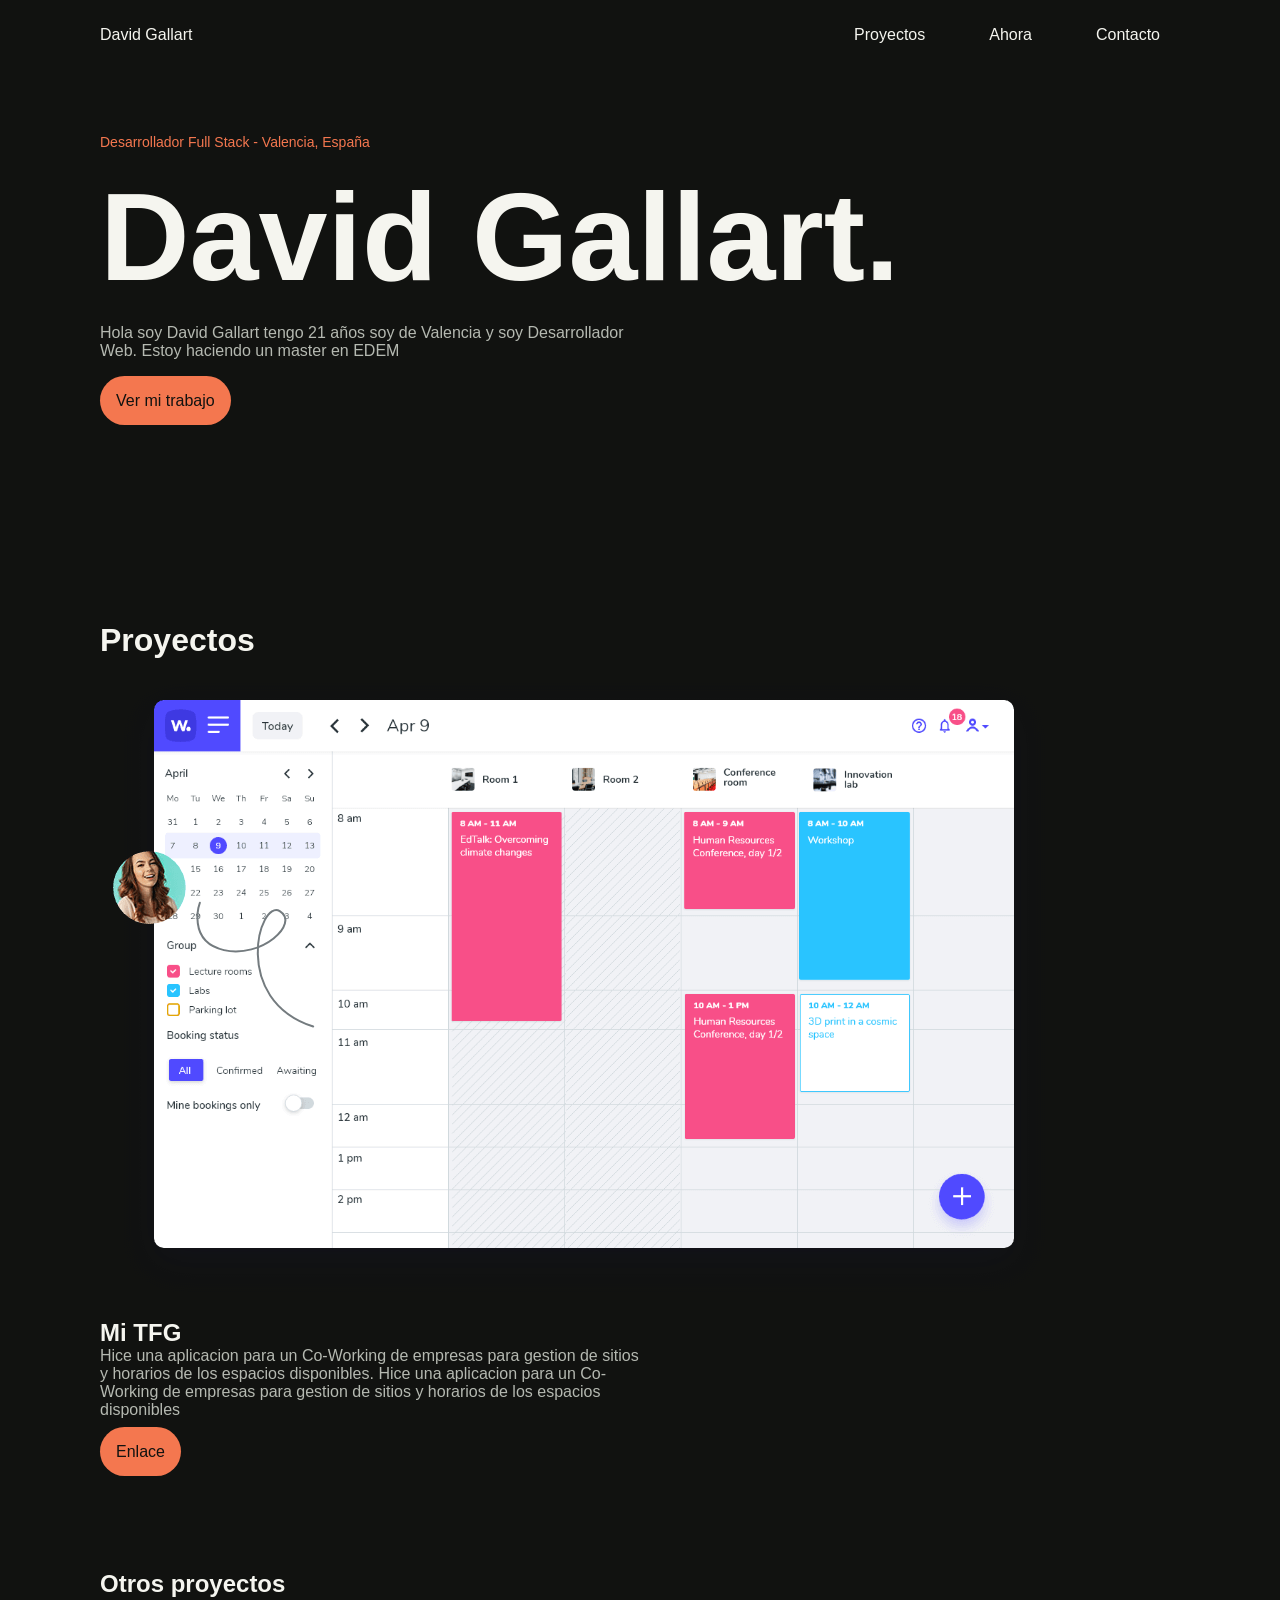
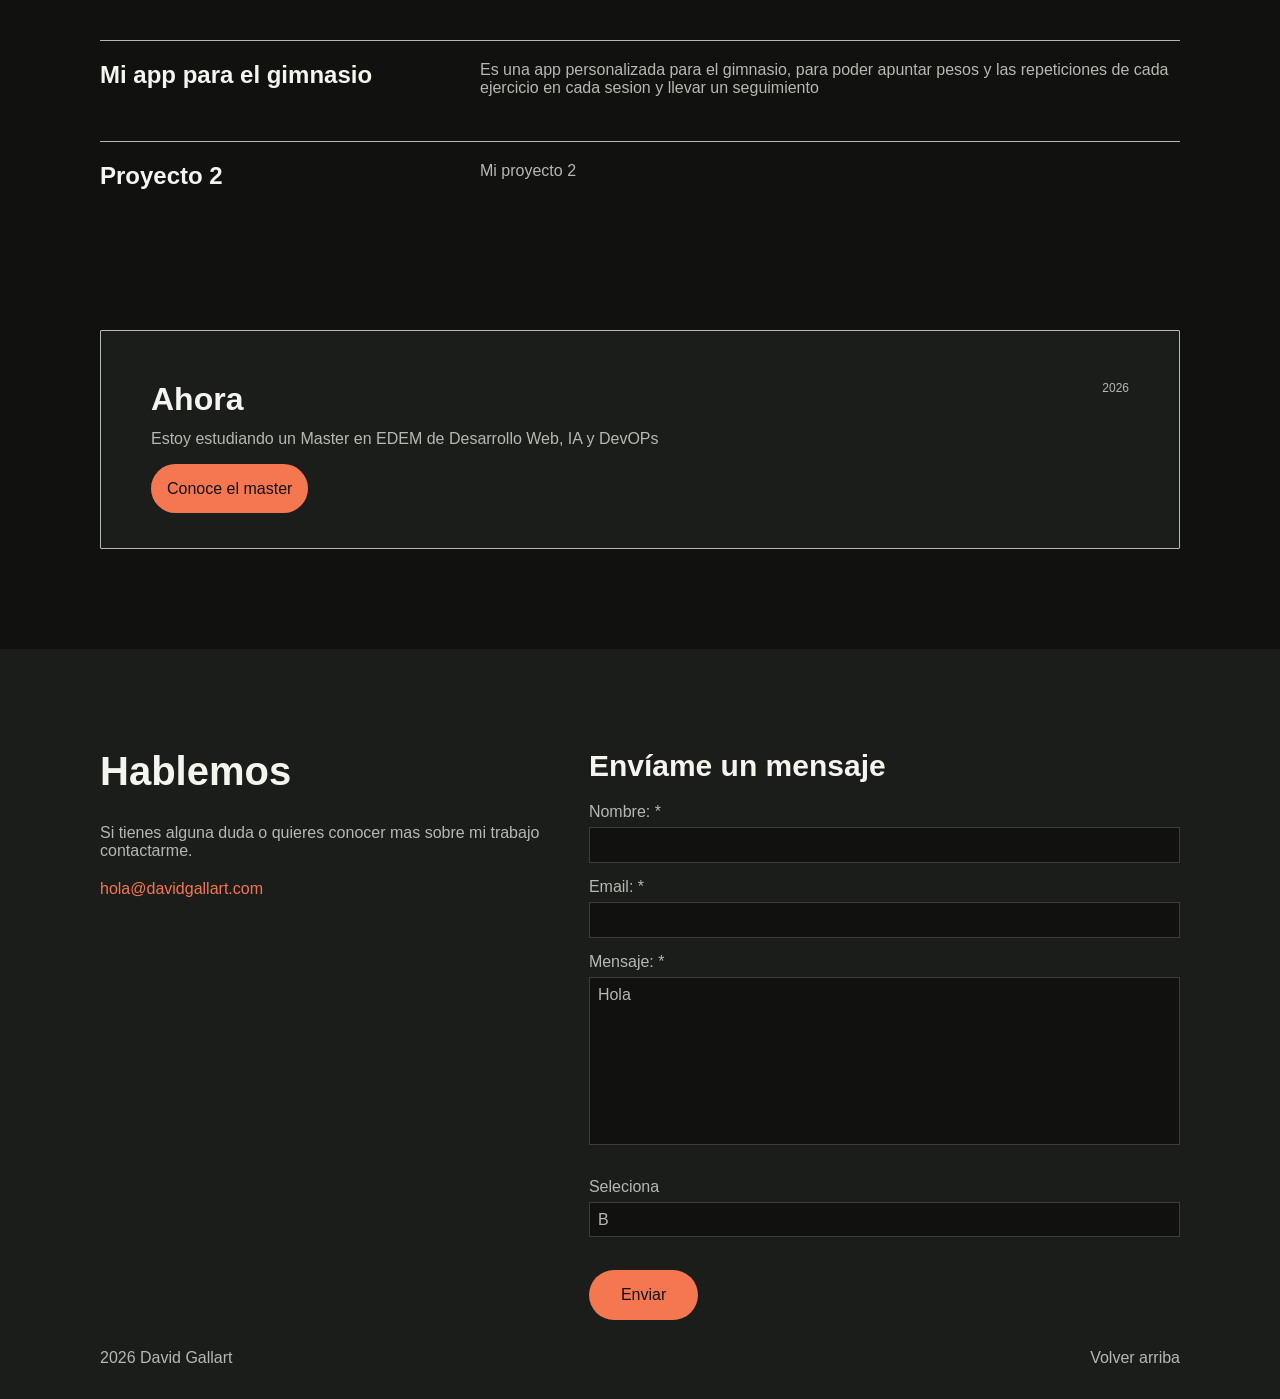
<file: ALUMNOS/DAVID_GALLART/index.html>
<!DOCTYPE html>
<html lang="es">
<head>
    <meta charset="UTF-8">
    <meta name="viewport" content="width=device-width, initial-scale=1.0">
    <title>Mi Portfolio</title>
    <link rel="stylesheet" href="./css/base.css">
    <link rel="stylesheet" href="./css/header.css">
    <link rel="stylesheet" href="./css/hero.css">
    <link rel="stylesheet" href="./css/proyecto-destacado.css">
    <link rel="stylesheet" href="./css/otros-proyectos.css">
    <link rel="stylesheet" href="./css/ahora.css">
    <link rel="stylesheet" href="./css/formulario.css">
    <link rel="stylesheet" href="./css/footer.css">
</head>
<body>
    
    <header class="header">
        <div class="container">
            <a href="#" class="header__icon" >David Gallart</a>
                <nav class="nav">
                <ul class="header__list">
                <li><a href="#Proyectos" class="header__link">Proyectos</a></li>
                <li><a href="#Ahora" class="header__link">Ahora</a></li>
                <li><a href="#Contacto" class="header__link">Contacto</a></li>
            </ul>
        </nav>
        </div>
        
    </header>
    <main>
        <section id="hero" class="hero">
            <div class="container">
                <p class="hero__subtitle">Desarrollador Full Stack - Valencia, España</p>
                <h1 class="hero__title">David Gallart.</h1>
                <p class="hero__text">Hola soy David Gallart tengo 21 años soy de Valencia y soy Desarrollador Web. Estoy haciendo un master en EDEM</p>
                <p class="hero__text"> </p>

                <a href="#Proyectos" class="button--one">Ver mi trabajo</a>
            </div>
        </section>

        <section id="Proyectos" class="proyectos">
            <div class="container">
            <h2 class="proyecto__title">Proyectos</h2>
            
                <img src="./asserts/co-working.png" alt="">
                <h3 class="proyecto__subtitle">Mi TFG</h3>
                <p class="proyecto__text">Hice una aplicacion para un Co-Working de empresas para gestion de sitios y horarios de los espacios disponibles. Hice una aplicacion para un Co-Working de empresas para gestion de sitios y horarios de los espacios disponibles</p>
             
                <a class="button--one" href="https://github.com/davidgallart/">Enlace</a>
            </div>
        </section>
        <section class="otros-proyectos">
            <div class="container">
               <h3 class="otros-proyectos__title">Otros proyectos</h3>
            <ul class="otros-proyectos__list">
                <li>
                    <article class="otros-proyectos__article">
                        <h4 class="otros-proyectos__article__title">Mi app para el gimnasio</h4>
                        <p class="otros-proyectos__text">Es una app personalizada para el gimnasio, para poder apuntar pesos y las repeticiones de cada ejercicio en cada sesion y llevar un seguimiento </p>
                        
                    </article>
                </li>
                 <li>
                    <article class="otros-proyectos__article">
                        <h4 class="otros-proyectos__article__title">Proyecto 2</h4>
                        <p class="otros-proyectos__text">Mi proyecto 2</p>
                    </article>
                </li>
            </ul> 
            </div>
        </section>
        <section class="ahora">
            <div class="container">
                <div>
                  <h3 class="ahora__title">Ahora</h4>
                <p class="ahora__text">Estoy estudiando un Master en EDEM de Desarrollo Web, IA y DevOPs </p>
                <a href="https://edem.eu/" class="button--one">Conoce el master</a>  
                </div>
                <div>
                    <p class="ahora__text ahora__year">2026</p>
                </div>
                
            </div>
        </section>
    </main>
    
  <div class="form">
    <div class="container">
        <div class="form__info">
            <h3 class="form__title">Hablemos</h3>
            <p class="form__text">Si tienes alguna duda o quieres conocer mas sobre mi trabajo contactarme. </p>
            <p class="form__email">hola@davidgallart.com</p>
        </div>
        <div>
            <h3 class="form__subtitle">Envíame un mensaje</h3>
            <form action="">
                <div class="form__sec">
                    <label for="nombre" class="form__label">Nombre: *</label>
                    <input class="form__input" type="text" name="nombre" required>
                 </div >
                <div class="form__sec">
                    <label for="email" class="form__label">Email: *</label>
                    <input type="email" name="email" required class="form__input">
                </div>
                 <div class="form__sec">
                    <label for="mensaje">Mensaje: *</label>
                    <textarea class=" form__input form__msg" name="mensaje" id="mensaje" required>Hola</textarea>
                </div>
                <br>
                <div class="form__sec form__select">
                    <label for="Seleciona" class="form__label">Seleciona</label>
                    <select name="Seleciona" id="" class="form__input">
                        <option value="A">A</option>
                        <option value="B" selected>B</option>
                        <option value="C">C</option>
                        <option value="D">D</option>
                    </select>
                </div>
            
            <br>
            <button type="submit" class="button--send">Enviar</button>
        </form> 
        </div>
        

    </div>
  </div>
        
    <footer class="footer">
        <div class="container">
            <p> 2026 David Gallart</p>
            <a href="#" class="footer__link">Volver arriba</a>
        </div>
    </footer>
</body>
</html>
</file>
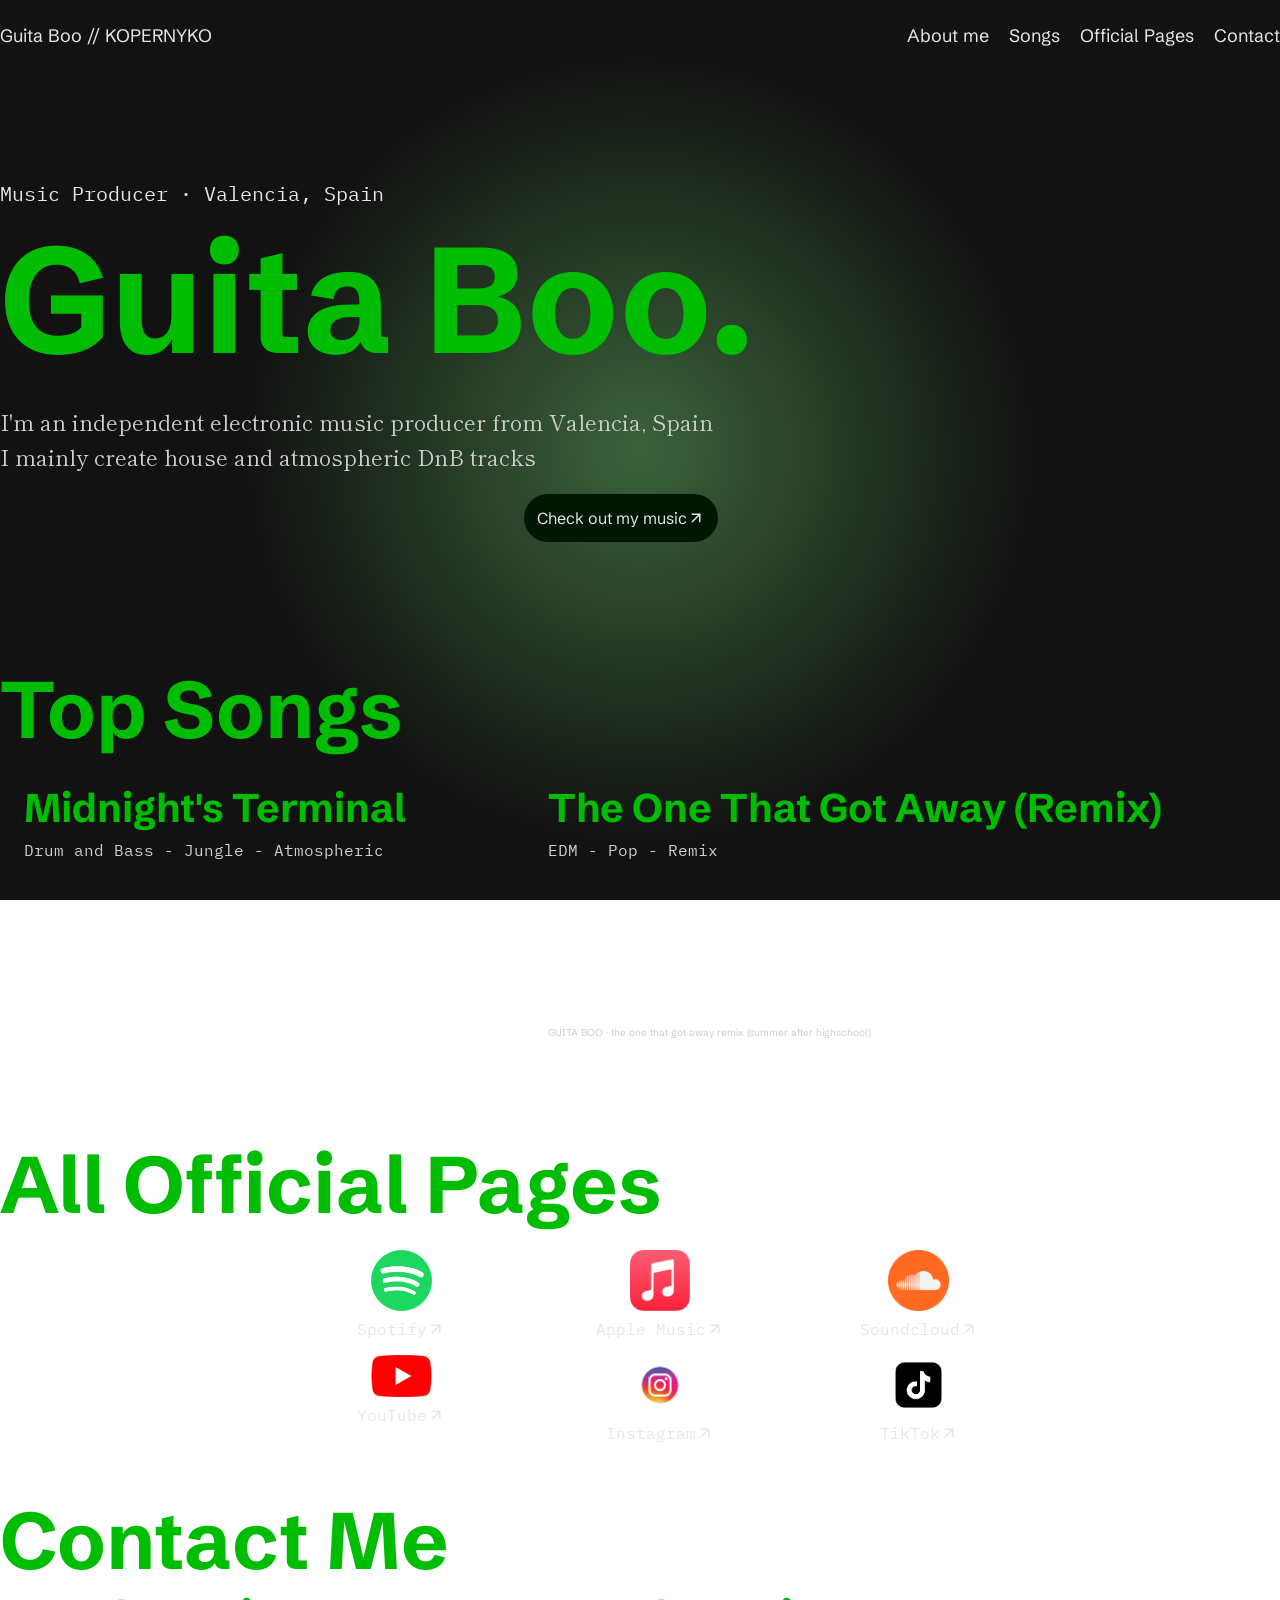
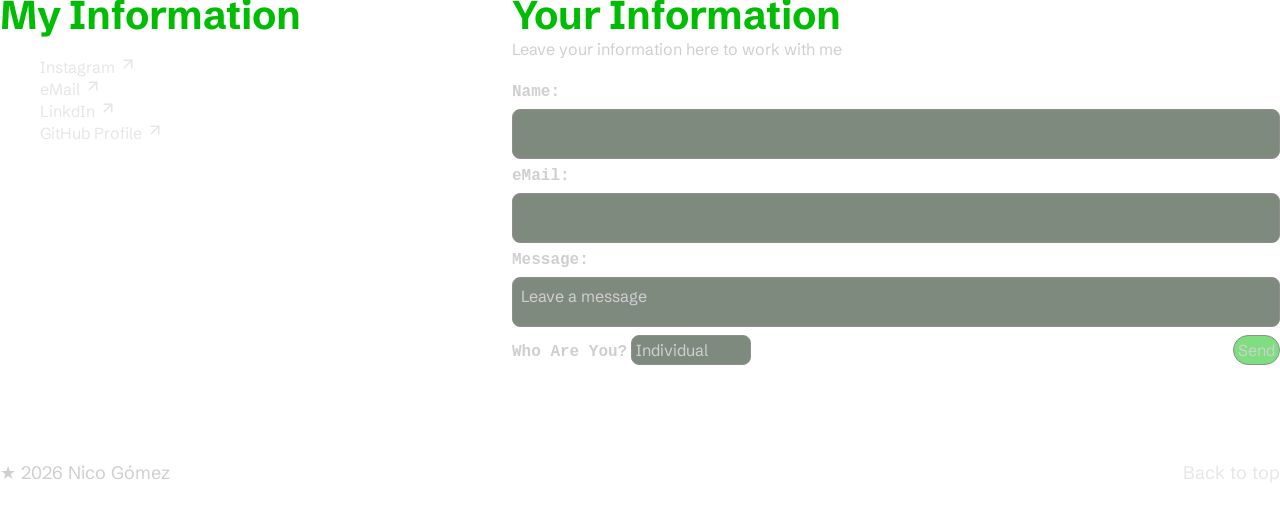
<file: ALUMNOS/NICO_GOMEZ/index.html>
<!DOCTYPE html>
<html lang="en">
    <head>
        <meta charset="UTF-8">
        <meta name="viewport" content="width=device-width, initial-scale=1.0">
        <title>+ Guita Boo +</title>
        <link rel="stylesheet" href="css/base.css">
        <link rel="stylesheet" href="css/header.css">
        <link rel="stylesheet" href="css/main.css">
        <link rel="stylesheet" href="css/songs.css">
        <link rel="stylesheet" href="css/footer.css">
        <link rel="stylesheet" href="css/pages.css">
        <link rel="stylesheet" href="css/contact.css">
        <link rel="preconnect" href="https://fonts.googleapis.com">
        <link rel="preconnect" href="https://fonts.gstatic.com" crossorigin>
        <link href="https://fonts.googleapis.com/css2?family=IBM+Plex+Mono:ital,wght@0,100;0,200;0,300;0,400;0,500;0,600;0,700;1,100;1,200;1,300;1,400;1,500;1,600;1,700&family=Inter:ital,opsz,wght@0,14..32,100..900;1,14..32,100..900&family=Shippori+Mincho&display=swap" rel="stylesheet">
        <link href="https://fonts.googleapis.com/css2?family=Schibsted+Grotesk:ital,wght@0,400..900;1,400..900&display=swap" rel="stylesheet">
    </head>
    <body>
        <header class="container">
            <nav id="top-nav">
                <a href="#top-nav">Guita Boo // KOPERNYKO</a>
                <ul>
                    <li><a href="#hero">About me</a></li>
                    <li><a href="#top-songs">Songs</a></li>
                    <li><a href="#more-tracks">Official Pages</a></li>
                    <!-- <li><a href="#freelance-work">Freelance Work</a></li> -->
                    <li><a href="#contact">Contact</a></li>
                </ul>
            </nav>           
        </header>
        <main class="container">
            <section id="hero">
                <div id="hero-div">
                    <div>
                        <p id="occupation">Music Producer · Valencia, Spain</p>
                        <h1>Guita Boo.</h1>
                    </div>                    
                    <p class="about-me">I'm an independent electronic music producer from Valencia, Spain</p>
                    <p class="about-me">I mainly create house and atmospheric DnB tracks</p>
                    <a id="spotify-link" href="https://open.spotify.com/artist/4ChmpLX1EXKiYlg6S1phuw?si=JniWpzvbQb2W-sAerTrfqA">Check out my music <svg xmlns="http://www.w3.org/2000/svg" width="18" height="18" viewBox="0 0 24 24" fill="none" stroke="currentColor" stroke-width="2" stroke-linecap="round" stroke-linejoin="round" class="lucide lucide-arrow-up-right preview-icon"><path d="M7 7h10v10"/><path d="M7 17 17 7"/></svg></a>
                </div>
            </section>
            <section id="top-songs">
                <h2>Top Songs</h2>
                <div class="article-cont">
                    <article class="top-art">
                        <h3>Midnight's Terminal</h3>
                        <p class="song-genres">Drum and Bass - Jungle - Atmospheric</p>
                        <iframe data-testid="embed-iframe" style="border-radius:12px" src="https://open.spotify.com/embed/track/36TfJimG3uFqLIYyjmtJLO?utm_source=generator&si=43dbcc4f4ea84729" width="500px" height="150px" frameBorder="0" allowfullscreen="" allow="autoplay; clipboard-write; encrypted-media; fullscreen; picture-in-picture" loading="lazy"></iframe>
                    </article>
                    <article class="top-art">
                        <h3>The One That Got Away (Remix)</h3>
                        <p class="song-genres">EDM - Pop - Remix</p>
                        <iframe width="500px" height="150px" scrolling="no" frameborder="no" allow="autoplay; encrypted-media" src="https://w.soundcloud.com/player/?url=https%3A//api.soundcloud.com/tracks/soundcloud%253Atracks%253A1389105661&color=%23ff5500&auto_play=false&hide_related=false&show_comments=true&show_user=true&show_reposts=false&show_teaser=true"></iframe><div style="font-size: 10px; color: #cccccc;line-break: anywhere;word-break: normal;overflow: hidden;white-space: nowrap;text-overflow: ellipsis; font-family: Interstate,Lucida Grande,Lucida Sans Unicode,Lucida Sans,Garuda,Verdana,Tahoma,sans-serif;font-weight: 100;"><a href="https://soundcloud.com/guita-boo" title="GUITA BOO" target="_blank" style="color: #cccccc; text-decoration: none;">GUITA BOO</a> · <a href="https://soundcloud.com/guita-boo/the-one-that-got-away-remix-summer-after-highschool" title="the one that got away remix (summer after highschool)" target="_blank" style="color: #cccccc; text-decoration: none;">the one that got away remix (summer after highschool)</a></div>
                    </article>
                </div>
            </section>
            <section id="more-tracks">
                <h2 id="pages__header">All Official Pages</h2>
                <ul id="page-list">
                    <li>
                        <article class="pages-art">
                            <img width="25%" height="25%" src="images/spotify.png">
                            <a class="page__link" href="https://open.spotify.com/track/7sncIET5MxiqiONCTaUI7k?si=f794ce21ae464c61">Spotify <svg xmlns="http://www.w3.org/2000/svg" width="18" height="18" viewBox="0 0 24 24" fill="none" stroke="currentColor" stroke-width="2" stroke-linecap="round" stroke-linejoin="round" class="lucide lucide-arrow-up-right preview-icon"><path d="M7 7h10v10"/><path d="M7 17 17 7"/></svg></a>
                        </article>
                    </li>
                    <li>
                        <article class="pages-art">
                            <img width="25%" height="25%" src="images/amusic.png">
                            <a class="page__link" href="https://music.apple.com/us/artist/guita-boo/1502869963?l=es-MX">Apple Music <svg xmlns="http://www.w3.org/2000/svg" width="18" height="18" viewBox="0 0 24 24" fill="none" stroke="currentColor" stroke-width="2" stroke-linecap="round" stroke-linejoin="round" class="lucide lucide-arrow-up-right preview-icon"><path d="M7 7h10v10"/><path d="M7 17 17 7"/></svg></a>
                        </article>
                    </li>
                    <li>
                        <article class="pages-art">
                            <img width="25%" height="25%" src="images/soundcloud.png">
                            <a class="page__link" href="https://soundcloud.com/guita-boo">Soundcloud <svg xmlns="http://www.w3.org/2000/svg" width="18" height="18" viewBox="0 0 24 24" fill="none" stroke="currentColor" stroke-width="2" stroke-linecap="round" stroke-linejoin="round" class="lucide lucide-arrow-up-right preview-icon"><path d="M7 7h10v10"/><path d="M7 17 17 7"/></svg></a>
                        </article>
                    </li>
                    <li>
                        <article class="pages-art">
                            <img width="25%" height="25%" src="images/yt.png">
                            <a class="page__link" href="https://www.youtube.com/@guitaboo8572">YouTube <svg xmlns="http://www.w3.org/2000/svg" width="18" height="18" viewBox="0 0 24 24" fill="none" stroke="currentColor" stroke-width="2" stroke-linecap="round" stroke-linejoin="round" class="lucide lucide-arrow-up-right preview-icon"><path d="M7 7h10v10"/><path d="M7 17 17 7"/></svg></a>
                        </article>
                    </li>
                    <li>
                        <article class="pages-art">
                            <img width="25%" height="25%" src="images/insta.png">
                            <a class="page__link" href="https://www.instagram.com/kopernyko/">Instagram <svg xmlns="http://www.w3.org/2000/svg" width="18" height="18" viewBox="0 0 24 24" fill="none" stroke="currentColor" stroke-width="2" stroke-linecap="round" stroke-linejoin="round" class="lucide lucide-arrow-up-right preview-icon"><path d="M7 7h10v10"/><path d="M7 17 17 7"/></svg></a>
                        </article>
                    </li>
                    <li>
                        <article class="pages-art">
                            <img width="25%" height="25%" src="images/tiktok.png">
                            <a class="page__link" href="https://www.tiktok.com/@kopernyk0">TikTok <svg xmlns="http://www.w3.org/2000/svg" width="18" height="18" viewBox="0 0 24 24" fill="none" stroke="currentColor" stroke-width="2" stroke-linecap="round" stroke-linejoin="round" class="lucide lucide-arrow-up-right preview-icon"><path d="M7 7h10v10"/><path d="M7 17 17 7"/></svg></a>
                        </article>
                    </li>
                </ul>
            </section>
            <!-- <section id="freelance-work">
                <h2>Freelance Work</h2>
                <p>I also work with companies and individuals creating tracks for their projects as a free lance producer</p>
            </section> -->
            <section id="contact">
                <h2>Contact Me</h2>
                <div id="contact__div">
                    <div id="my__info">
                        <h3>My Information</h3>
                        <ul>
                            <li>
                                <p>
                                    <a href="https://www.instagram.com/kopernyko/">Instagram <svg xmlns="http://www.w3.org/2000/svg" width="18" height="18" viewBox="0 0 24 24" fill="none" stroke="currentColor" stroke-width="2" stroke-linecap="round" stroke-linejoin="round" class="lucide lucide-arrow-up-right preview-icon"><path d="M7 7h10v10"/><path d="M7 17 17 7"/></svg></a>
                                </p>
                            </li>
                            <li>
                                <p>
                                    <a href="mailto:nicolasgomezbaselga@gmail.com">eMail <svg xmlns="http://www.w3.org/2000/svg" width="18" height="18" viewBox="0 0 24 24" fill="none" stroke="currentColor" stroke-width="2" stroke-linecap="round" stroke-linejoin="round" class="lucide lucide-arrow-up-right preview-icon"><path d="M7 7h10v10"/><path d="M7 17 17 7"/></svg></a>
                                </p>
                            </li>
                            <li>
                                <p>
                                    <a href="https://www.linkedin.com/in/nicolas-gomez-baselga-932673349/?locale=es">LinkdIn <svg xmlns="http://www.w3.org/2000/svg" width="18" height="18" viewBox="0 0 24 24" fill="none" stroke="currentColor" stroke-width="2" stroke-linecap="round" stroke-linejoin="round" class="lucide lucide-arrow-up-right preview-icon"><path d="M7 7h10v10"/><path d="M7 17 17 7"/></svg></a>
                                </p>
                            </li>
                            <li>
                                <p>
                                    <a href="https://github.com/kopernyko">GitHub Profile <svg xmlns="http://www.w3.org/2000/svg" width="18" height="18" viewBox="0 0 24 24" fill="none" stroke="currentColor" stroke-width="2" stroke-linecap="round" stroke-linejoin="round" class="lucide lucide-arrow-up-right preview-icon"><path d="M7 7h10v10"/><path d="M7 17 17 7"/></svg></a>
                                </p>
                            </li>
                        </ul>
                    </div>
                    <div id="your__info">
                        <h3>Your Information</h3>
                        <p>Leave your information here to work with me</p>
                        <form id="info__form">
                            <p class="info__element">
                                <label>Name: </label>
                                <input class="info__input" type="text" name="name">
                            </p>
                            <p class="info__element">
                                <label>eMail: </label>
                                <input class="info__input" type="email" name="email">
                            </p>
                            <p class="info__element">
                                <label>Message: </label>
                                <textarea class="info__input" name="Message" rows="5">Leave a message</textarea>
                            </p>
                            <div id="select__and__button">
                                <p>
                                    <label>Who Are You?</label>
                                    <select id="select__elem" name="type-customer">
                                        <option value="individual">Individual</option>
                                        <option value="small-business">Small Business</option>
                                        <option value="big-company">Big Company</option>
                                    </select>
                                </p>
                                <button id="form__button" type="button">Send</button>
                            </div>
                        </form>
                    </div>
                </div>
            </section>
        </main>
        <footer class="container">
            <p>★ 2026 Nico Gómez </p>
            <a href="#top-nav">Back to top</a>
        </footer>
    </body>
</html>
</file>
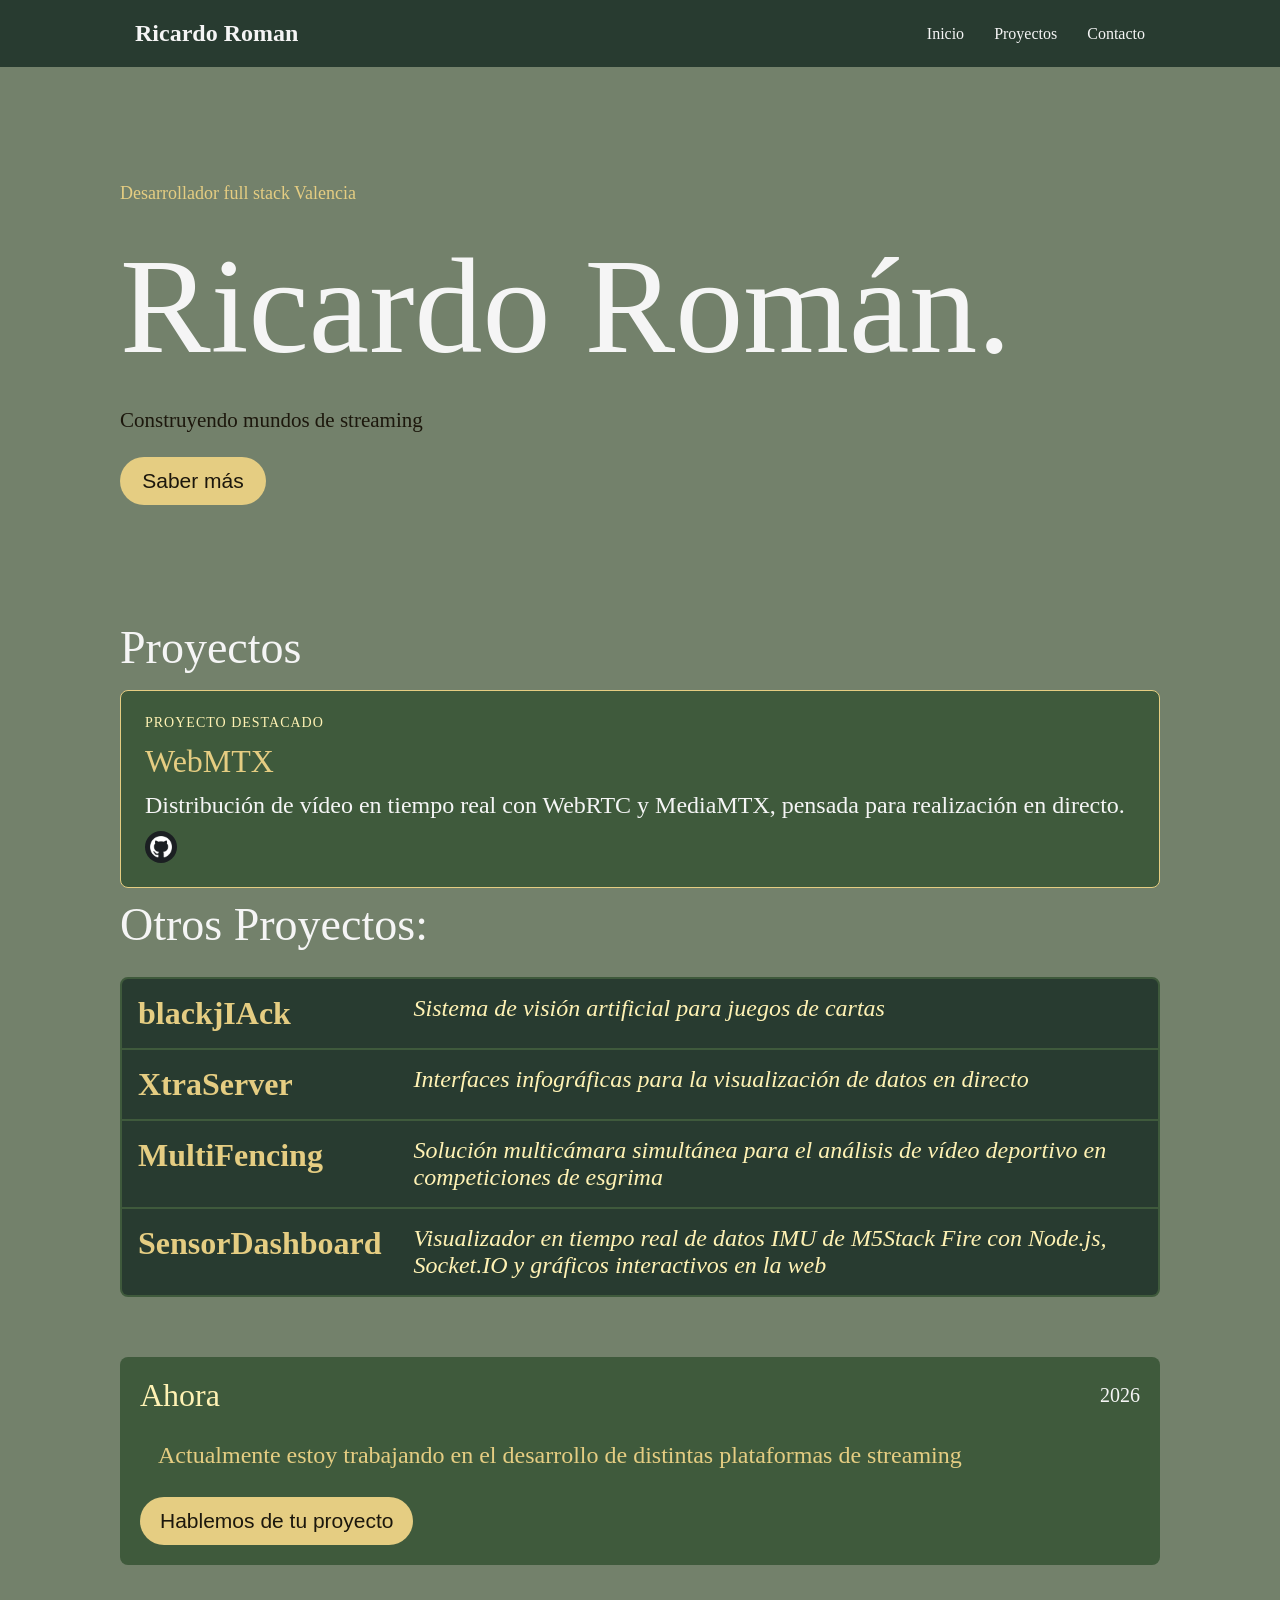
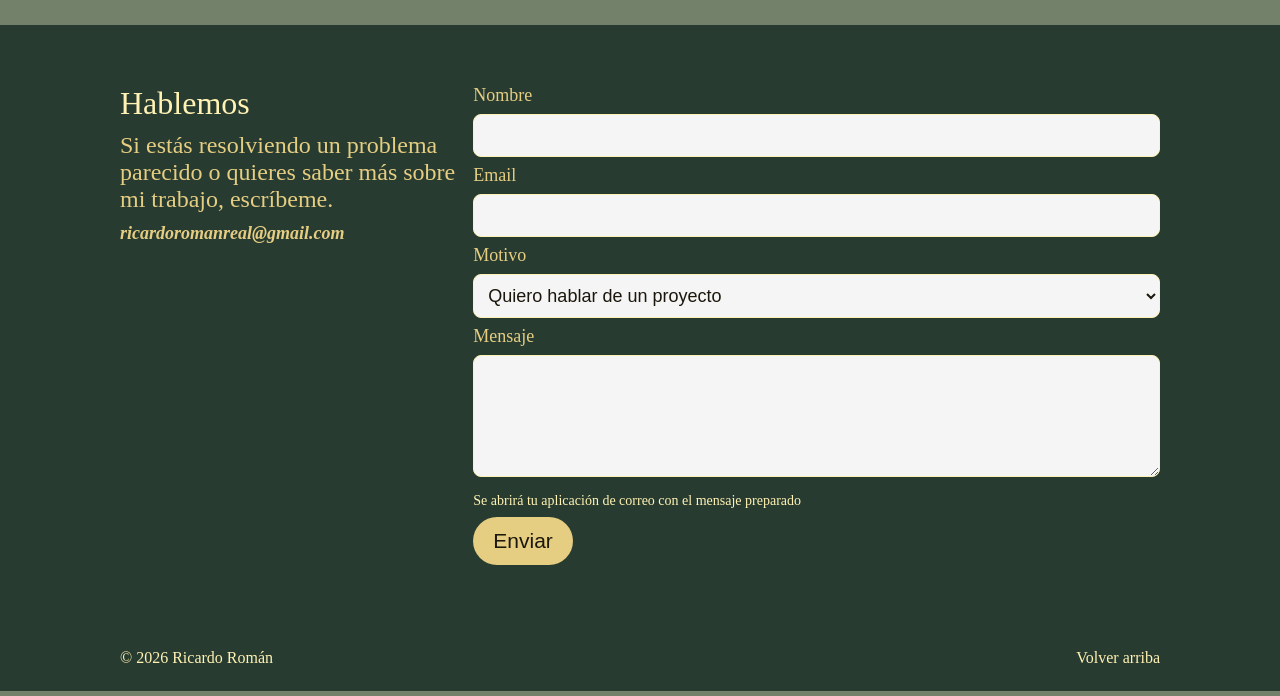
<file: ALUMNOS/RICARDO_ROMAN/index.html>
<!DOCTYPE html>
<html lang="es">
<head>
    <meta charset="UTF-8">
    <meta name="viewport" content="width=device-width, initial-scale=1.0">
    <title>Devardo</title>
    <link rel="stylesheet" href="css/base.css">
    <link rel="stylesheet" href="css/container.css">
    <link rel="stylesheet" href="css/header.css">
    <link rel="stylesheet" href="css/hero.css">
    <link rel="stylesheet" href="css/projects.css">
    <link rel="stylesheet" href="css/now.css">
    <link rel="stylesheet" href="css/contact.css">
    <link rel="stylesheet" href="css/footer.css">
</head>
<body>
    <header class="header">
        <div class="container header__container">
            <a class="header__logo" href="#">
            Ricardo Roman
            </a>
            <nav class="header__nav">
                <ul class = "header__ul">
                    <li><a class="header__link" href="#top">Inicio</a></li>
                    <li><a class="header__link" href="#projects">Proyectos</a></li>
                    <li><a class="header__link" href="#contact">Contacto</a></li>
                </ul>
            </nav>
        </div>  
    </header>
    <div class="container">
        <section class="hero">
            <div class="hero__container">
                <div class = "hero__title">Desarrollador full stack Valencia</div>
                <div class = "hero__name">Ricardo Román.</div>
                <div class = "hero__description">Construyendo mundos de streaming</div>
            </div>
            <button class = "hero__button">Saber más</button>
        </section>

        <section class="projects" id ="projects">
            <div class="projects__title">Proyectos</div>
            <div class="projects__container">
                <div class="projects__card">
                    <div class="projects__card-label">Proyecto destacado</div>

                    <div class="projects__card-title">WebMTX</div>
                    <div class="projects__card-description">Distribución de vídeo en tiempo real con WebRTC y MediaMTX, pensada para realización en directo.</div>
                    <a class="projects__card-link" href="https://github.com/Luigiverde4/webmtx" target="_blank">
                        <img class="projects__card-icon" src="img/gh.png" alt="Ver el código de WebMTX en GitHub">
                    </a>
                </div>

                    <div class="projects__title">Otros Proyectos:</div>
                    
                        <div class="projects__grid">
                            <div class="projects__grid-title">blackjIAck</div>
                            <div class="projects__grid-description">Sistema de visión artificial para juegos de cartas</div>
                            <div class="projects__grid-title">XtraServer</div>
                            <div class="projects__grid-description">Interfaces infográficas para la visualización de datos en directo</div>
                            <div class="projects__grid-title">MultiFencing</div>
                            <div class="projects__grid-description">Solución multicámara simultánea para el análisis de vídeo deportivo en competiciones de esgrima</div>
                            <div class="projects__grid-title">SensorDashboard</div>
                            <div class="projects__grid-description">Visualizador en tiempo real de datos IMU de M5Stack Fire con Node.js, Socket.IO y gráficos interactivos en la web</div>
                        </div>
                    </div>
        </section>

        <section class="now">
            <div class="now__container">

                <div class="now__titles">
                    <div class="now__title">Ahora</div>
                    <div class="now__year">2026</div>
                </div>

                <div class="now__description">Actualmente estoy trabajando en el desarrollo de distintas plataformas de streaming</div>
                <button class="now__button">Hablemos de tu proyecto</button>
            
            </div>
        </section>
    </div>

    <section class="contact" id="contact">
            <div class="container contact__container">
                <div class="contact__titles">
                    <div class="contact__title">Hablemos</div>
                    <div class="contact__description">Si estás resolviendo un problema parecido o quieres saber más sobre mi trabajo, escríbeme.</div>
                    <div class="contact__email">ricardoromanreal@gmail.com</div>
                    
                
                </div>
                <div class="contact__form-container">
                    <form class="contact__form" action="#" method="post">
                        <label class="contact__label" for="nombre">Nombre</label>
                        <input class="contact__input" type="text" id="nombre" name="nombre" required>

                        <label class="contact__label" for="email">Email</label>
                        <input class="contact__input" type="email" id="email" name="email" required>

                        <label class="contact__label" for="motivo">Motivo</label>
                        <select class="contact__input" id="motivo" name="motivo">
                            <option value="proyecto">Quiero hablar de un proyecto</option>
                            <option value="colaboracion">Colaboración</option>
                            <option value="otro">Otro</option>
                        </select>

                        <label class="contact__label" for="mensaje">Mensaje</label>
                        <textarea class="contact__input" id="mensaje" name="mensaje" rows="5" required></textarea>
                        
                        <div class="contact__info">Se abrirá tu aplicación de correo con el mensaje preparado</div>
                        <button class="contact__button" type="submit">Enviar</button>
                    </form>
                </div>
            </div>
    </section>
    <footer class="footer">
        <div class="container footer__container">
            <div class="footer__text">© 2026 Ricardo Román</div>
            <a href="#top" class="footer__text">Volver arriba</a>
        </div>
    </footer>
</body>

</html>
</file>
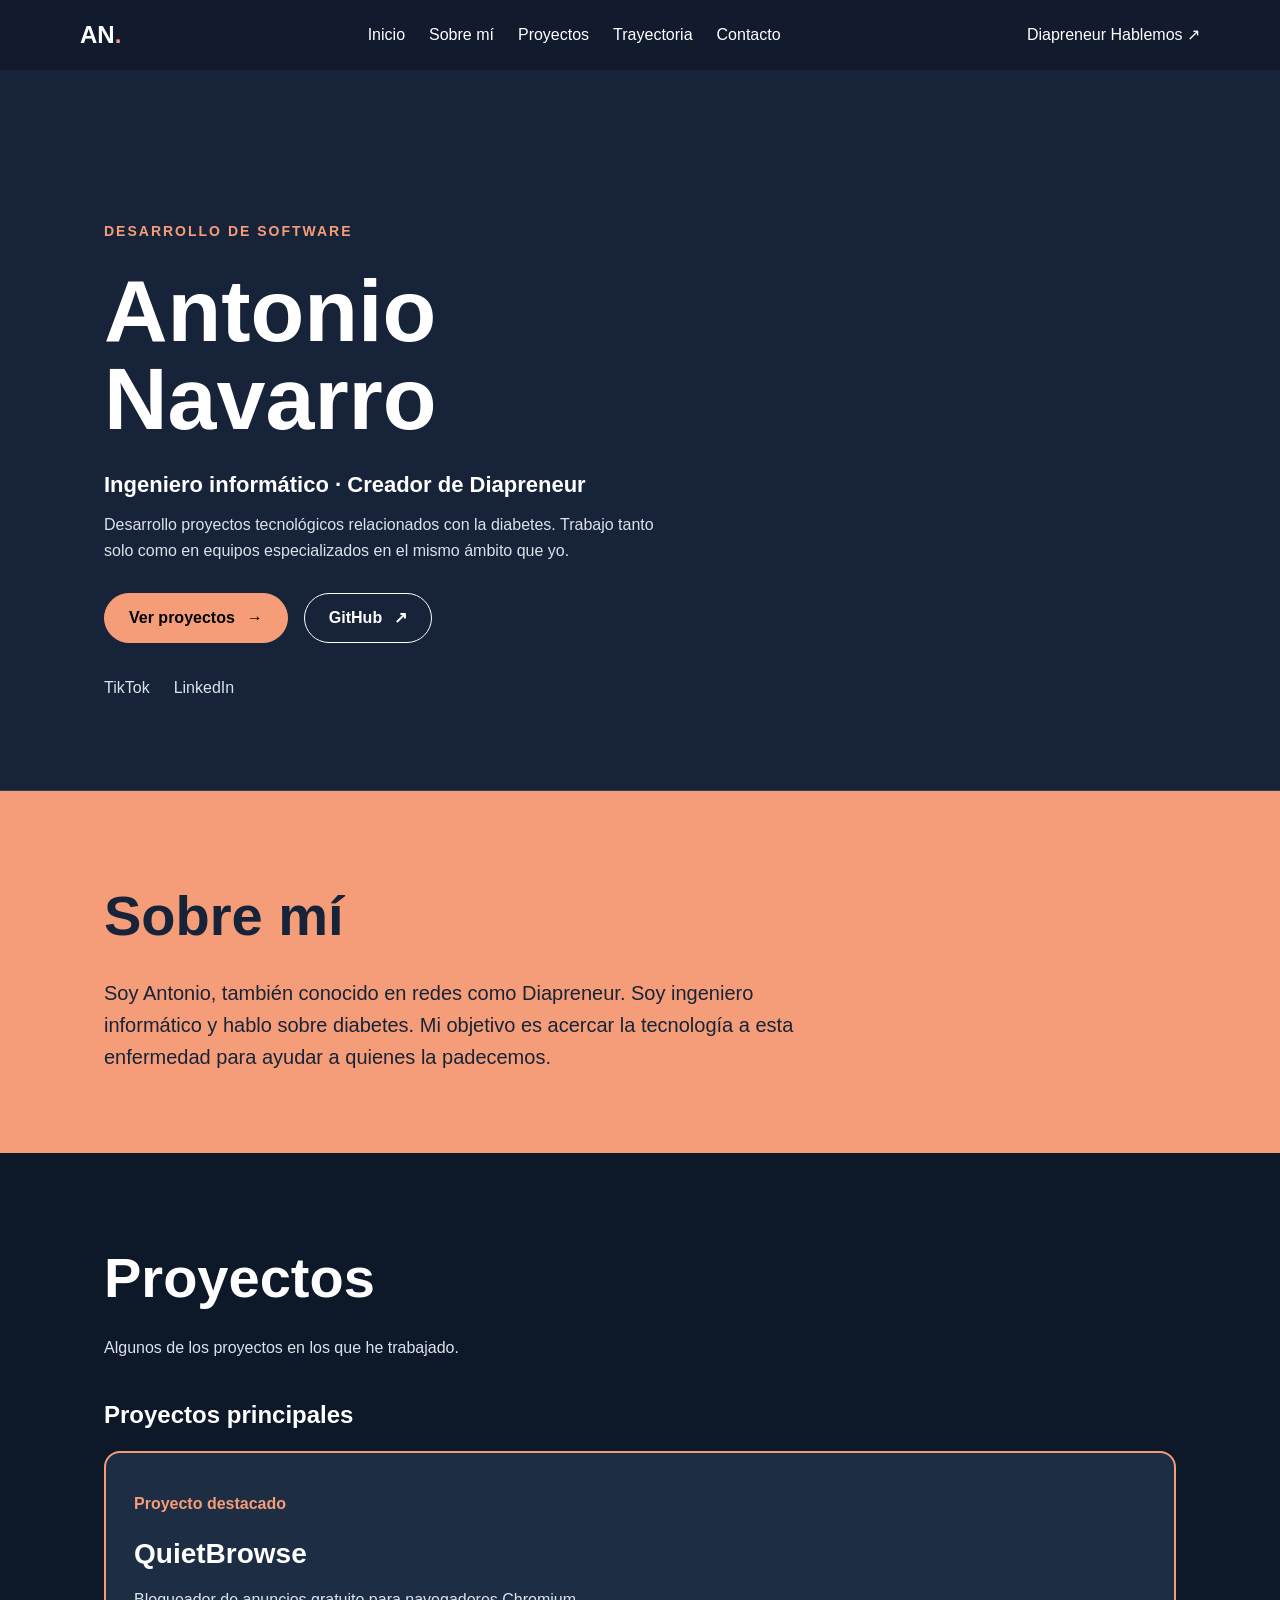
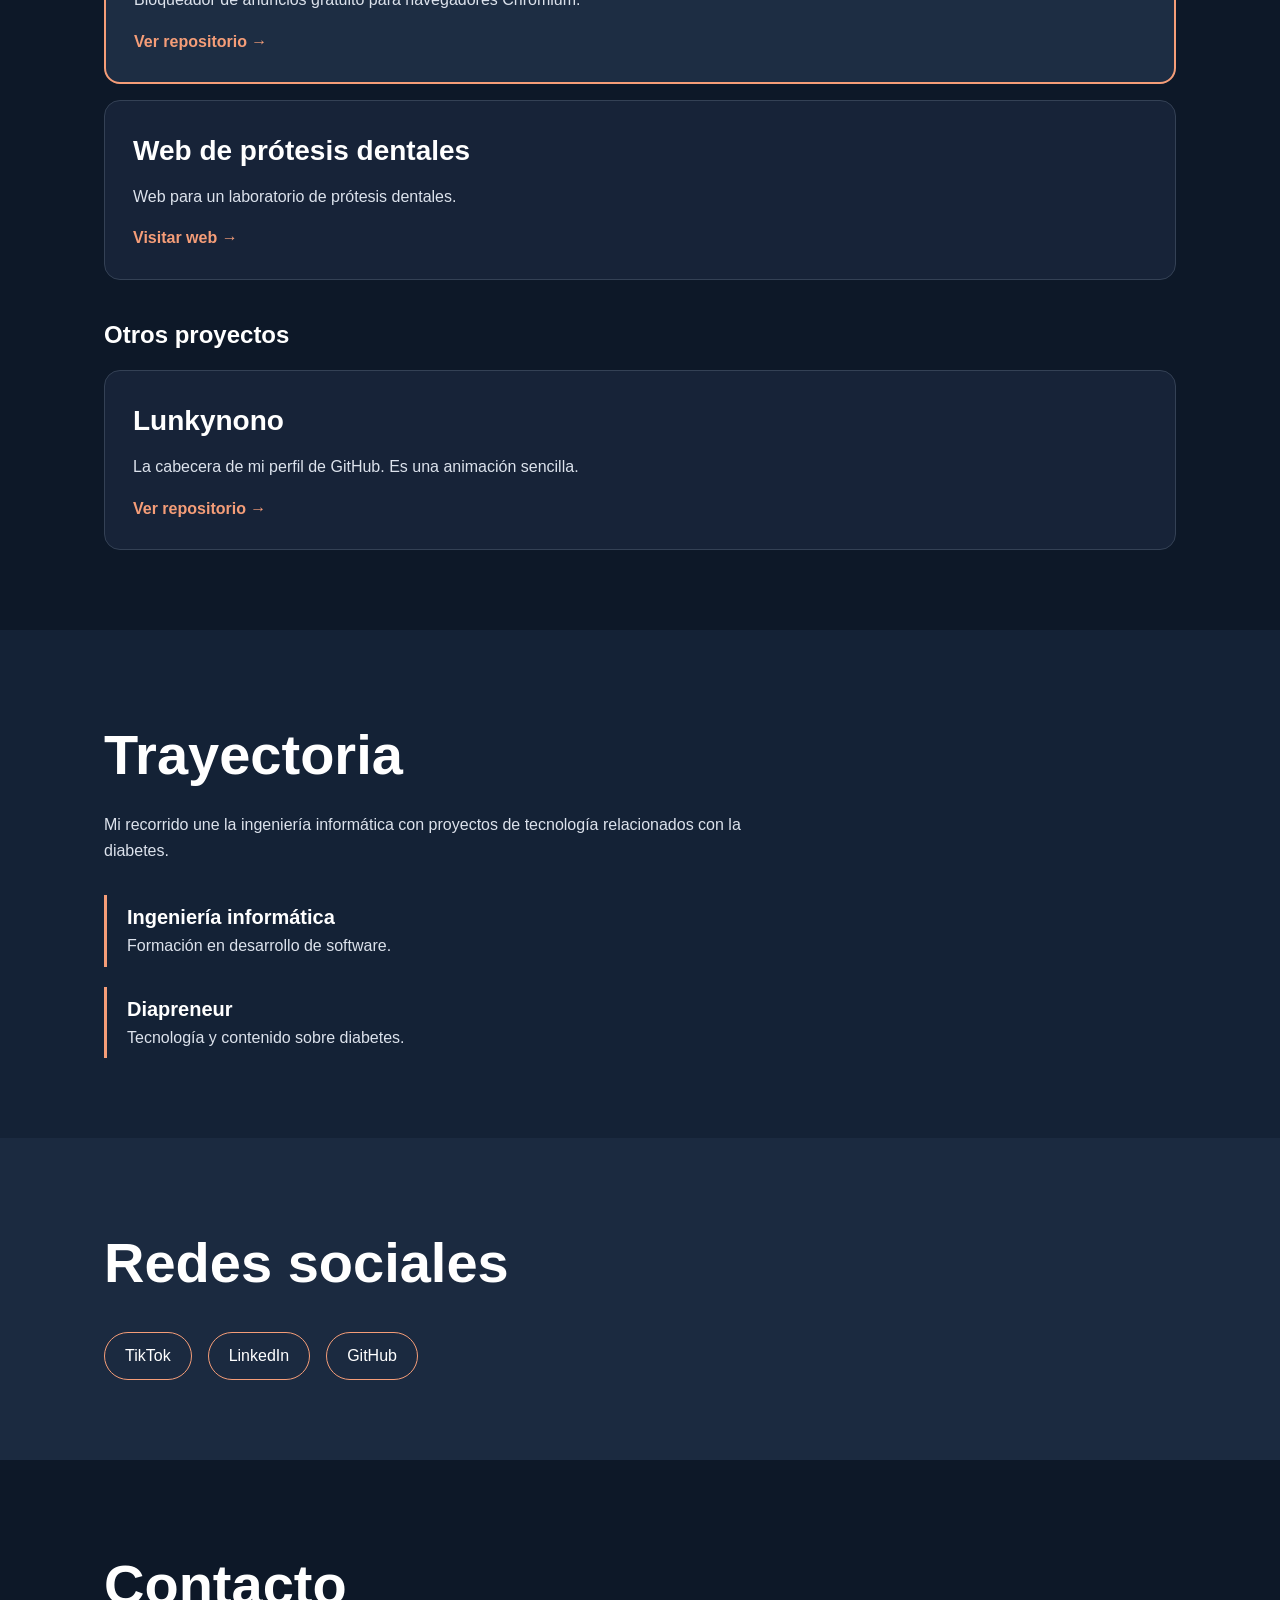
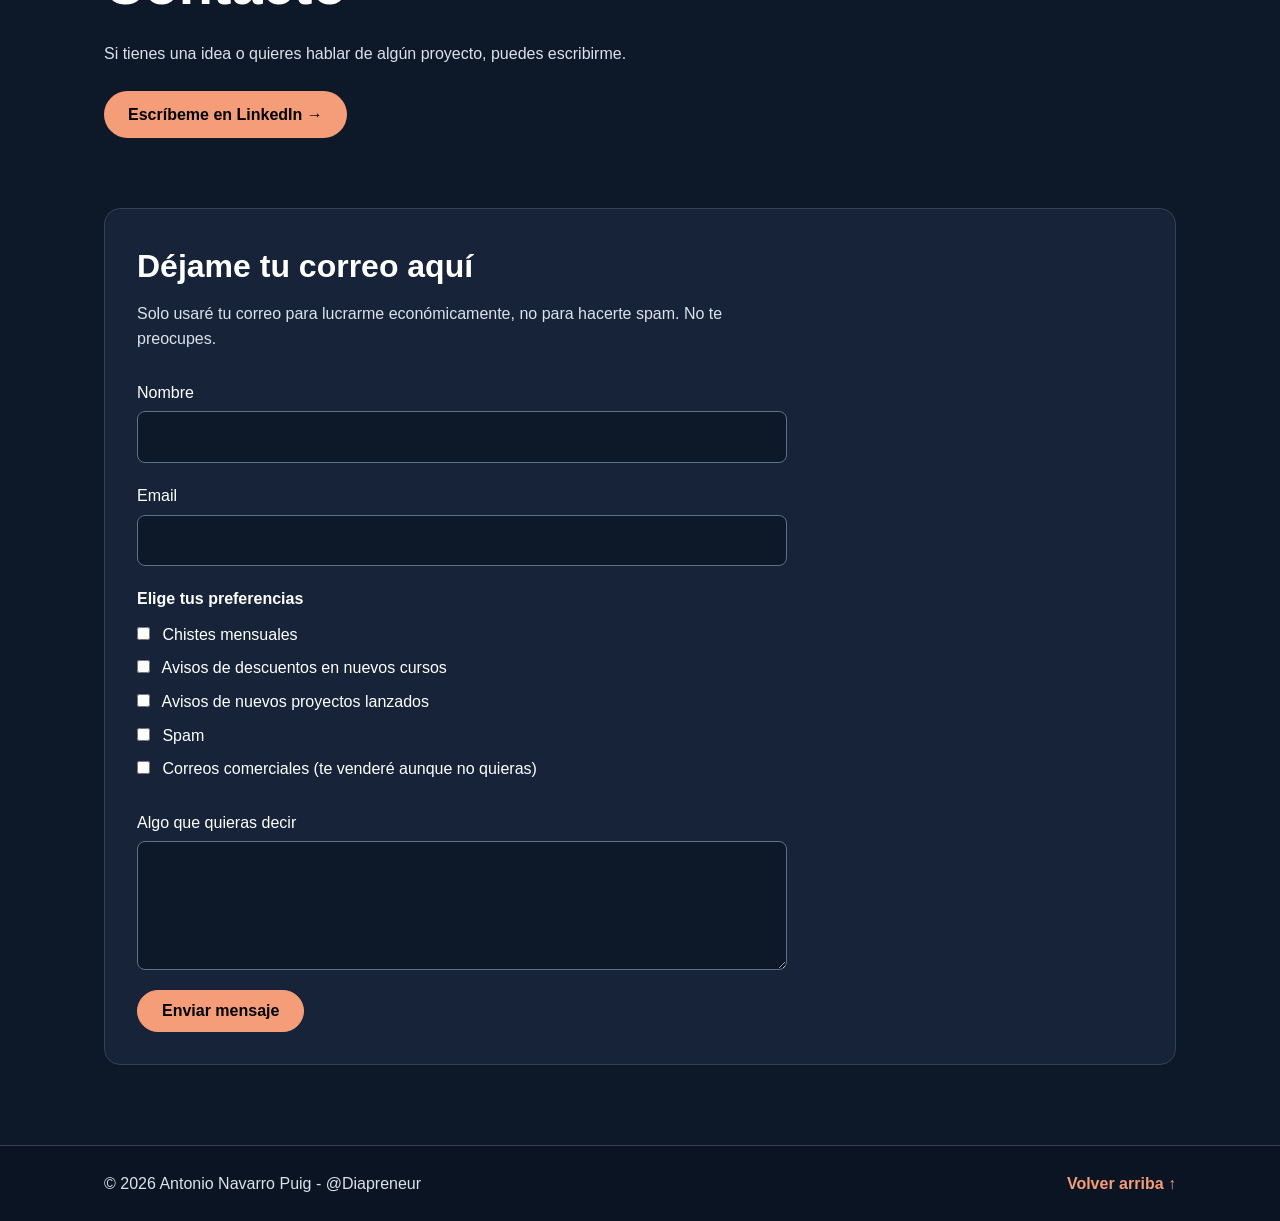
<file: ALUMNOS/ANTONIO_NAVARRO/PORTFOLIO/index.html>
<!doctype html>
<html lang="es">
    <head>
        <meta charset="utf-8">
        <meta name="viewport" content="width=device-width, initial-scale=1.0">
        <title>Portfolio de Antonio Navarro</title>
        <link rel="stylesheet" href="./css/base.css">
        <link rel="stylesheet" href="./css/header.css">
        <link rel="stylesheet" href="./css/hero.css">
        <link rel="stylesheet" href="./css/sobre_mi.css">
        <link rel="stylesheet" href="./css/listado_proyectos.css">
        <link rel="stylesheet" href="./css/proyecto_destacado.css">
        <link rel="stylesheet" href="./css/trayectoria.css">
        <link rel="stylesheet" href="./css/redes_sociales.css">
        <link rel="stylesheet" href="./css/contacto.css">
        <link rel="stylesheet" href="./css/formulario.css">
        <link rel="stylesheet" href="./css/footer.css">
    </head>
    <body>
        <header class="site-header">
            <nav class="nav-shell" aria-label="Navegación principal">
                <a class="nav-brand" href="#hero" aria-label="Antonio Navarro, volver al inicio">AN<span>.</span></a>
                <ul class="nav-links">
                    <li><a href="#hero">Inicio</a></li>
                    <li><a href="#sobre-mi">Sobre mí</a></li>
                    <li><a href="#proyectos">Proyectos</a></li>
                    <li><a href="#trayectoria">Trayectoria</a></li>
                    <li><a href="#contacto">Contacto</a></li>
                </ul>
                <div class="nav-actions">
                    <span class="nav-status">Diapreneur</span>
                    <a class="nav-cta" href="#contacto">Hablemos <span aria-hidden="true">↗</span></a>
                </div>
            </nav>
        </header>
        <main>
            <section id="hero" class="hero" aria-labelledby="hero-title">
                <div class="container">
                    <p class="hero__eyebrow">Desarrollo de software</p>
                    <h1 id="hero-title">Antonio<br>Navarro</h1>
                    <p class="hero__role">Ingeniero informático · Creador de Diapreneur</p>
                    <p class="hero__description">Desarrollo proyectos tecnológicos relacionados con la diabetes. Trabajo tanto solo como en equipos especializados en el mismo ámbito que yo.</p>
                    <div class="hero__actions">
                        <a class="hero__button hero__button--primary" href="#proyectos">Ver proyectos <span aria-hidden="true">→</span></a>
                        <a class="hero__button" href="https://github.com/Lunkynono">GitHub <span aria-hidden="true">↗</span></a>
                    </div>
                    <nav class="hero__socials" aria-label="Redes sociales">
                        <a href="https://www.tiktok.com/@diapreneur">TikTok</a>
                        <a href="https://www.linkedin.com/in/antonio-gabriel-navarro-puig/">LinkedIn</a>
                    </nav>
                </div>
            </section>
            <section id="sobre-mi" class="sobre_mi">
                <div class="container">
                    <h2>Sobre mí</h2>
                    <p class="p_sobre_mi">Soy Antonio, también conocido en redes como Diapreneur. Soy ingeniero informático y hablo sobre diabetes. Mi objetivo es acercar la tecnología a esta enfermedad para ayudar a quienes la padecemos.</p>
                </div>
            </section>
            <section id="proyectos" class="lista_proyectos">
                <div class="container">
                    <h2>Proyectos</h2>
                    <p class="lista_proyectos__intro">Algunos de los proyectos en los que he trabajado.</p>
                    <h3>Proyectos principales</h3>
                    <article class="proyecto proyecto_destacado">
                        <p class="proyecto_destacado__etiqueta">Proyecto destacado</p>
                        <h4>QuietBrowse</h4>
                        <p>Bloqueador de anuncios gratuito para navegadores Chromium.</p>
                        <a href="https://github.com/Lunkynono/QuietBrowse">Ver repositorio →</a>
                    </article>
                    <article class="proyecto">
                        <h4>Web de prótesis dentales</h4>
                        <p>Web para un laboratorio de prótesis dentales.</p>
                        <a href="https://www.tecnicadentaljv.com/">Visitar web →</a>
                    </article>
                    <h3>Otros proyectos</h3>
                    <article class="proyecto">
                        <h4>Lunkynono</h4>
                        <p>La cabecera de mi perfil de GitHub. Es una animación sencilla.</p>
                        <a href="https://github.com/Lunkynono/Lunkynono">Ver repositorio →</a>
                    </article>
                </div>
            </section>
            <section id="trayectoria" class="trayectoria" aria-labelledby="trayectoria-title">
                <div class="container">
                    <h2 id="trayectoria-title">Trayectoria</h2>
                    <p>Mi recorrido une la ingeniería informática con proyectos de tecnología relacionados con la diabetes.</p>
                    <ol class="trayectoria__hitos">
                        <li><strong>Ingeniería informática</strong><span>Formación en desarrollo de software.</span></li>
                        <li><strong>Diapreneur</strong><span>Tecnología y contenido sobre diabetes.</span></li>
                    </ol>
                </div>
            </section>
            <section id="redes-sociales" class="redes_sociales">
                <div class="container">
                    <h2>Redes sociales</h2>
                    <ul>
                        <li><a href="https://www.tiktok.com/@diapreneur">TikTok</a></li>
                        <li><a href="https://www.linkedin.com/in/antonio-gabriel-navarro-puig/">LinkedIn</a></li>
                        <li><a href="https://github.com/Lunkynono">GitHub</a></li>
                    </ul>
                </div>
            </section>
            <section id="contacto" class="contacto">
                <div class="container">
                    <h2>Contacto</h2>
                    <p class="contacto__intro">Si tienes una idea o quieres hablar de algún proyecto, puedes escribirme.</p>
                    <a class="contacto__enlace" href="https://www.linkedin.com/in/antonio-gabriel-navarro-puig/">Escríbeme en LinkedIn →</a>

                    <div class="formulario">
                        <h3>Déjame tu correo aquí</h3>
                        <p class="p_correo">Solo usaré tu correo para lucrarme económicamente, no para hacerte spam. No te preocupes.</p>
                        <form>
                            <div class="formulario__campo">
                                <label for="nombre">Nombre</label>
                                <input type="text" id="nombre" name="nombre">
                            </div>
                            <div class="formulario__campo">
                                <label for="email">Email</label>
                                <input type="email" id="email" name="email">
                            </div>
                            <fieldset>
                                <legend>Elige tus preferencias</legend>
                                <label><input type="checkbox" name="chistes" value="chistes"> Chistes mensuales</label>
                                <label><input type="checkbox" name="descuentos" value="descuentos"> Avisos de descuentos en nuevos cursos</label>
                                <label><input type="checkbox" name="proyectos" value="proyectos"> Avisos de nuevos proyectos lanzados</label>
                                <label><input type="checkbox" name="spam" value="spam"> Spam</label>
                                <label><input type="checkbox" name="comercial" value="comercial"> Correos comerciales (te venderé aunque no quieras)</label>
                            </fieldset>
                            <div class="formulario__campo">
                                <label for="mensaje">Algo que quieras decir</label>
                                <textarea id="mensaje" name="mensaje" rows="4"></textarea>
                            </div>
                            <button type="button">Enviar mensaje</button>
                        </form>
                    </div>
                </div>
            </section>
        </main>
        <footer class="footer">
            <div class="container">
                <p>© 2026 Antonio Navarro Puig - @Diapreneur</p>
                <a href="#hero">Volver arriba ↑</a>
            </div>
        </footer>
    </body>
</html>
</file>
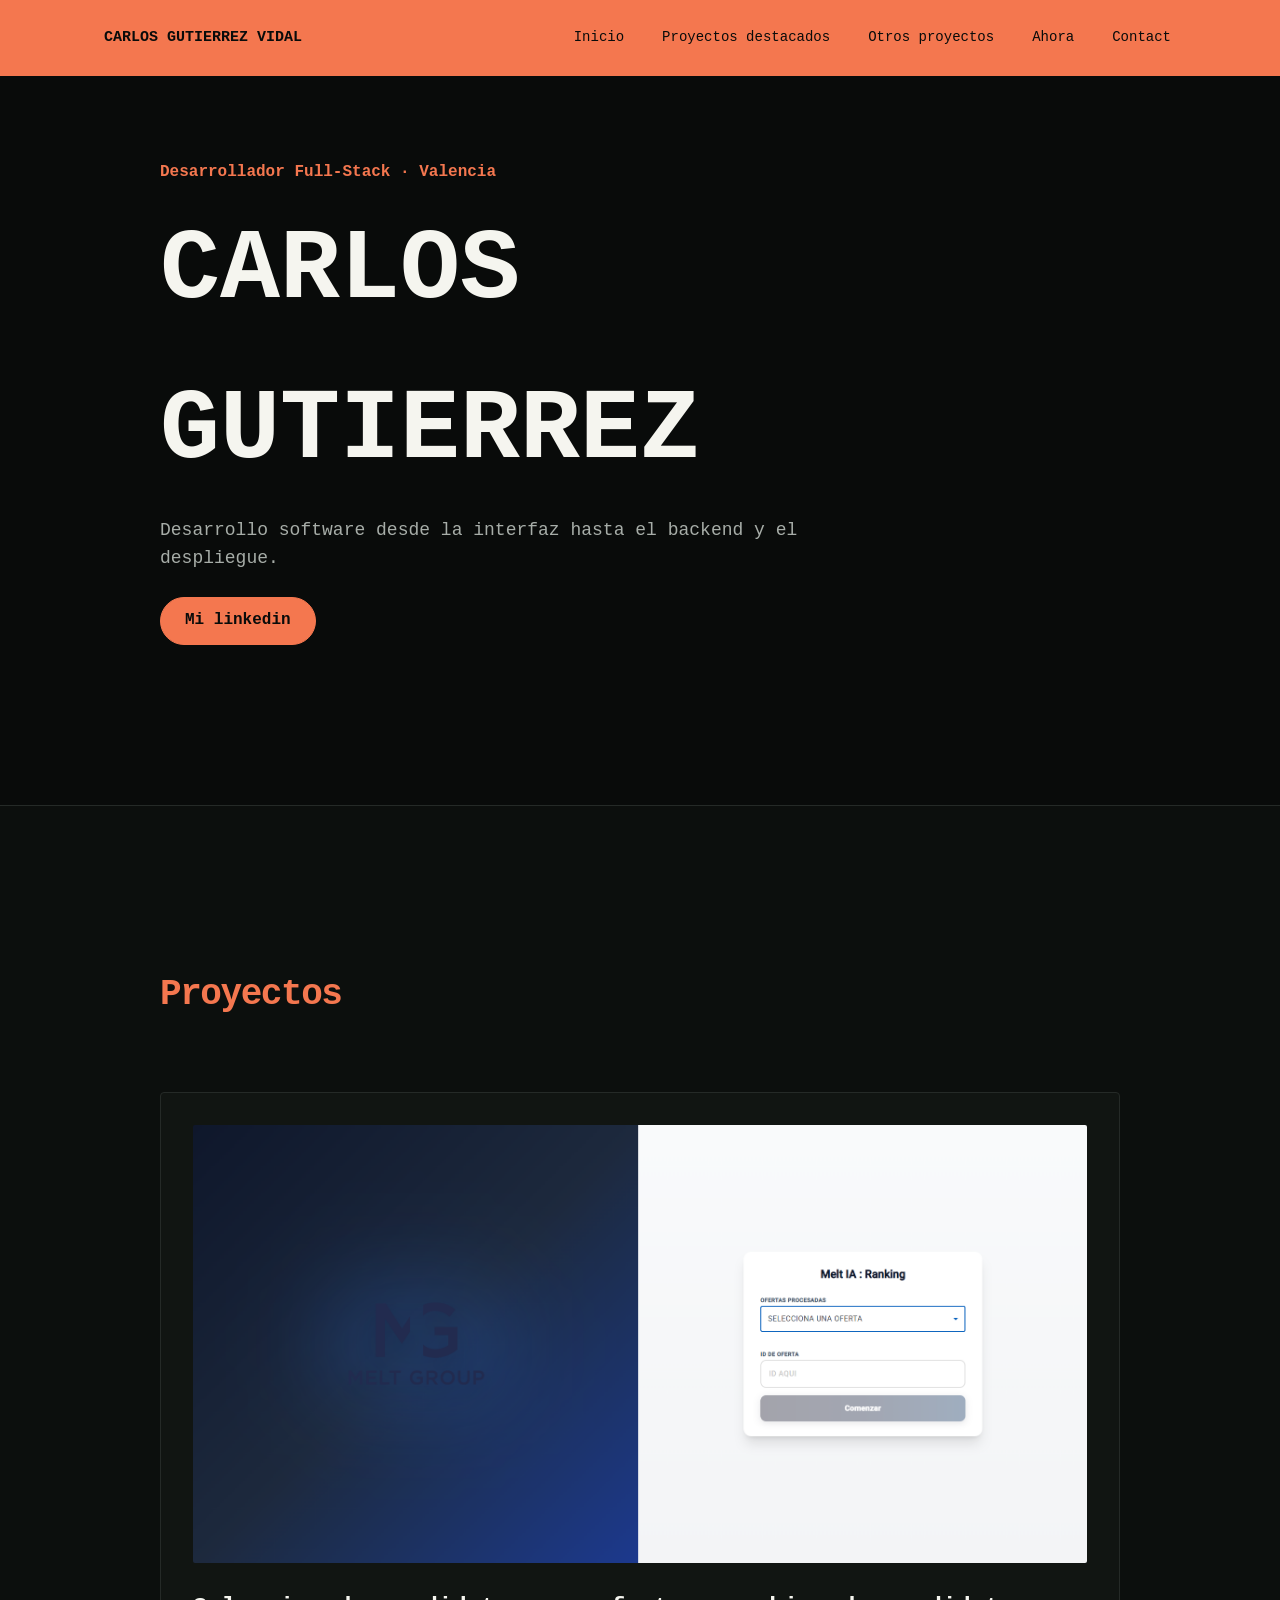
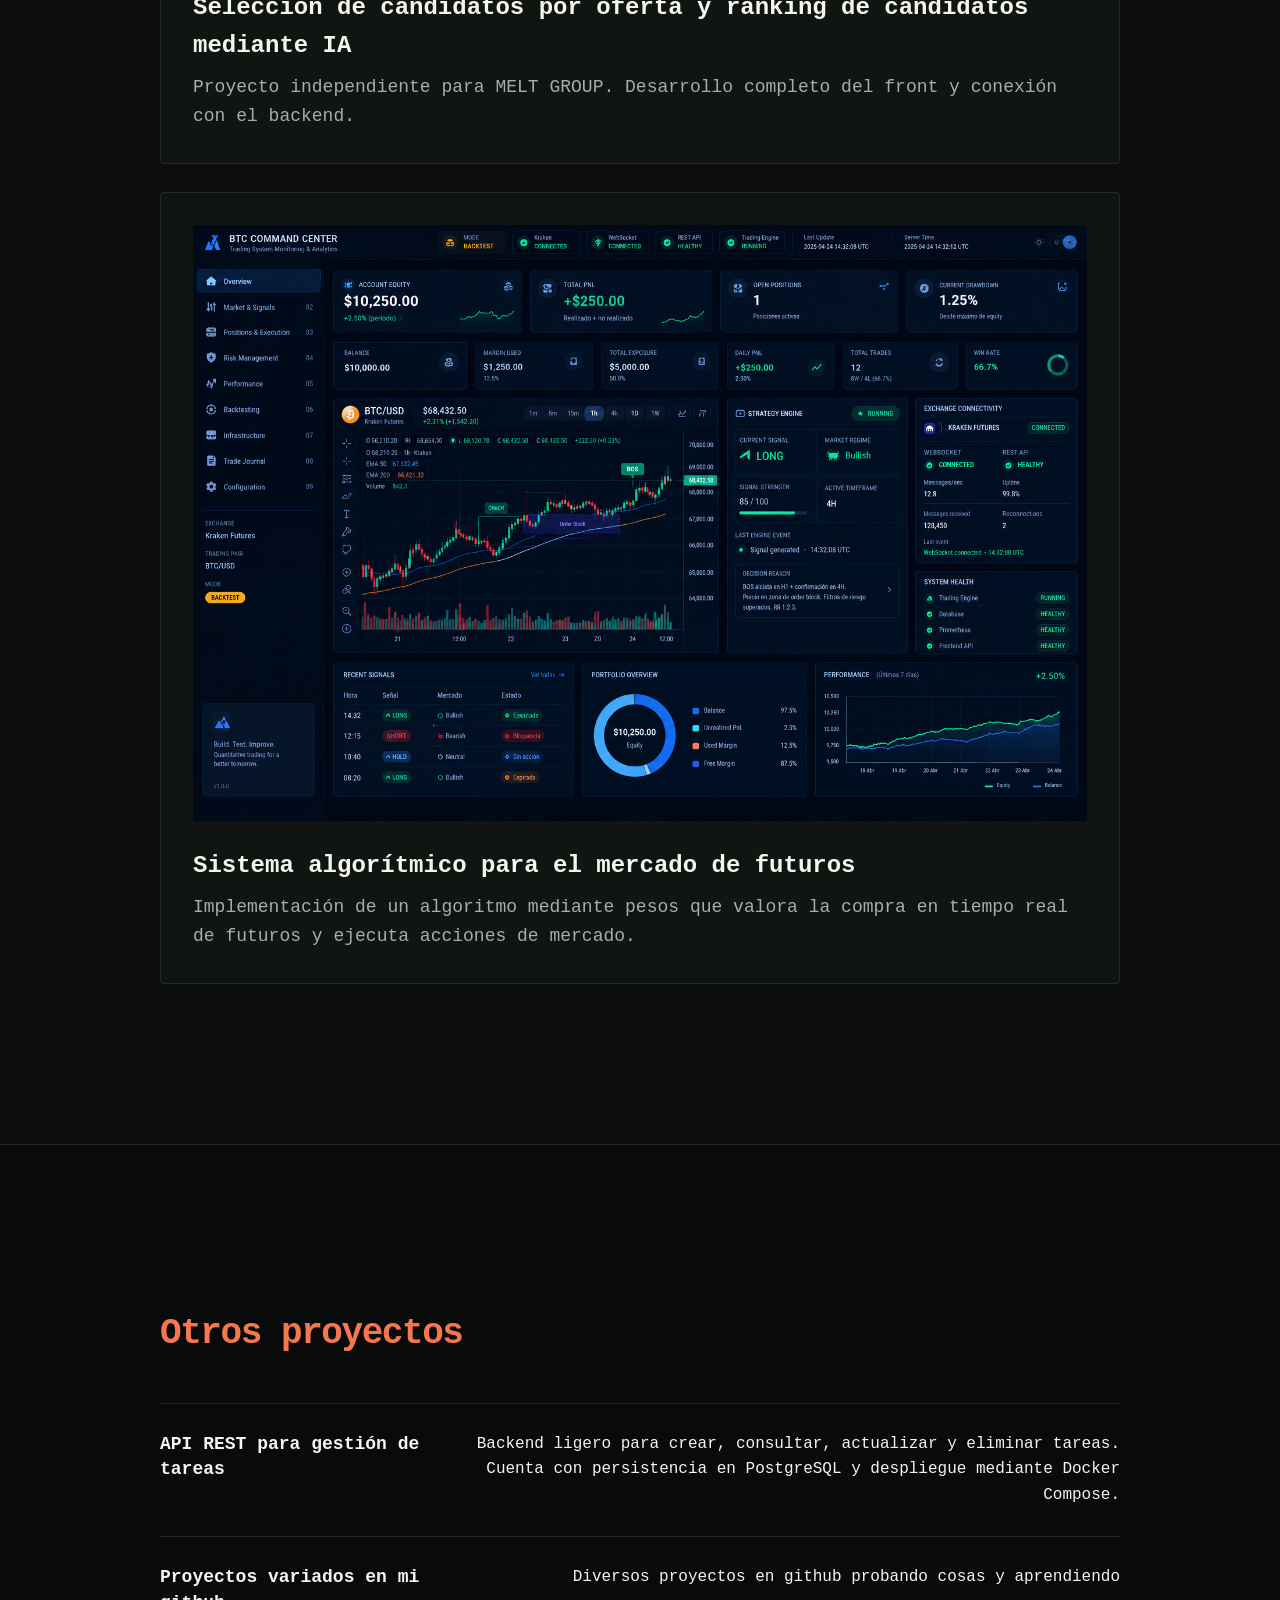
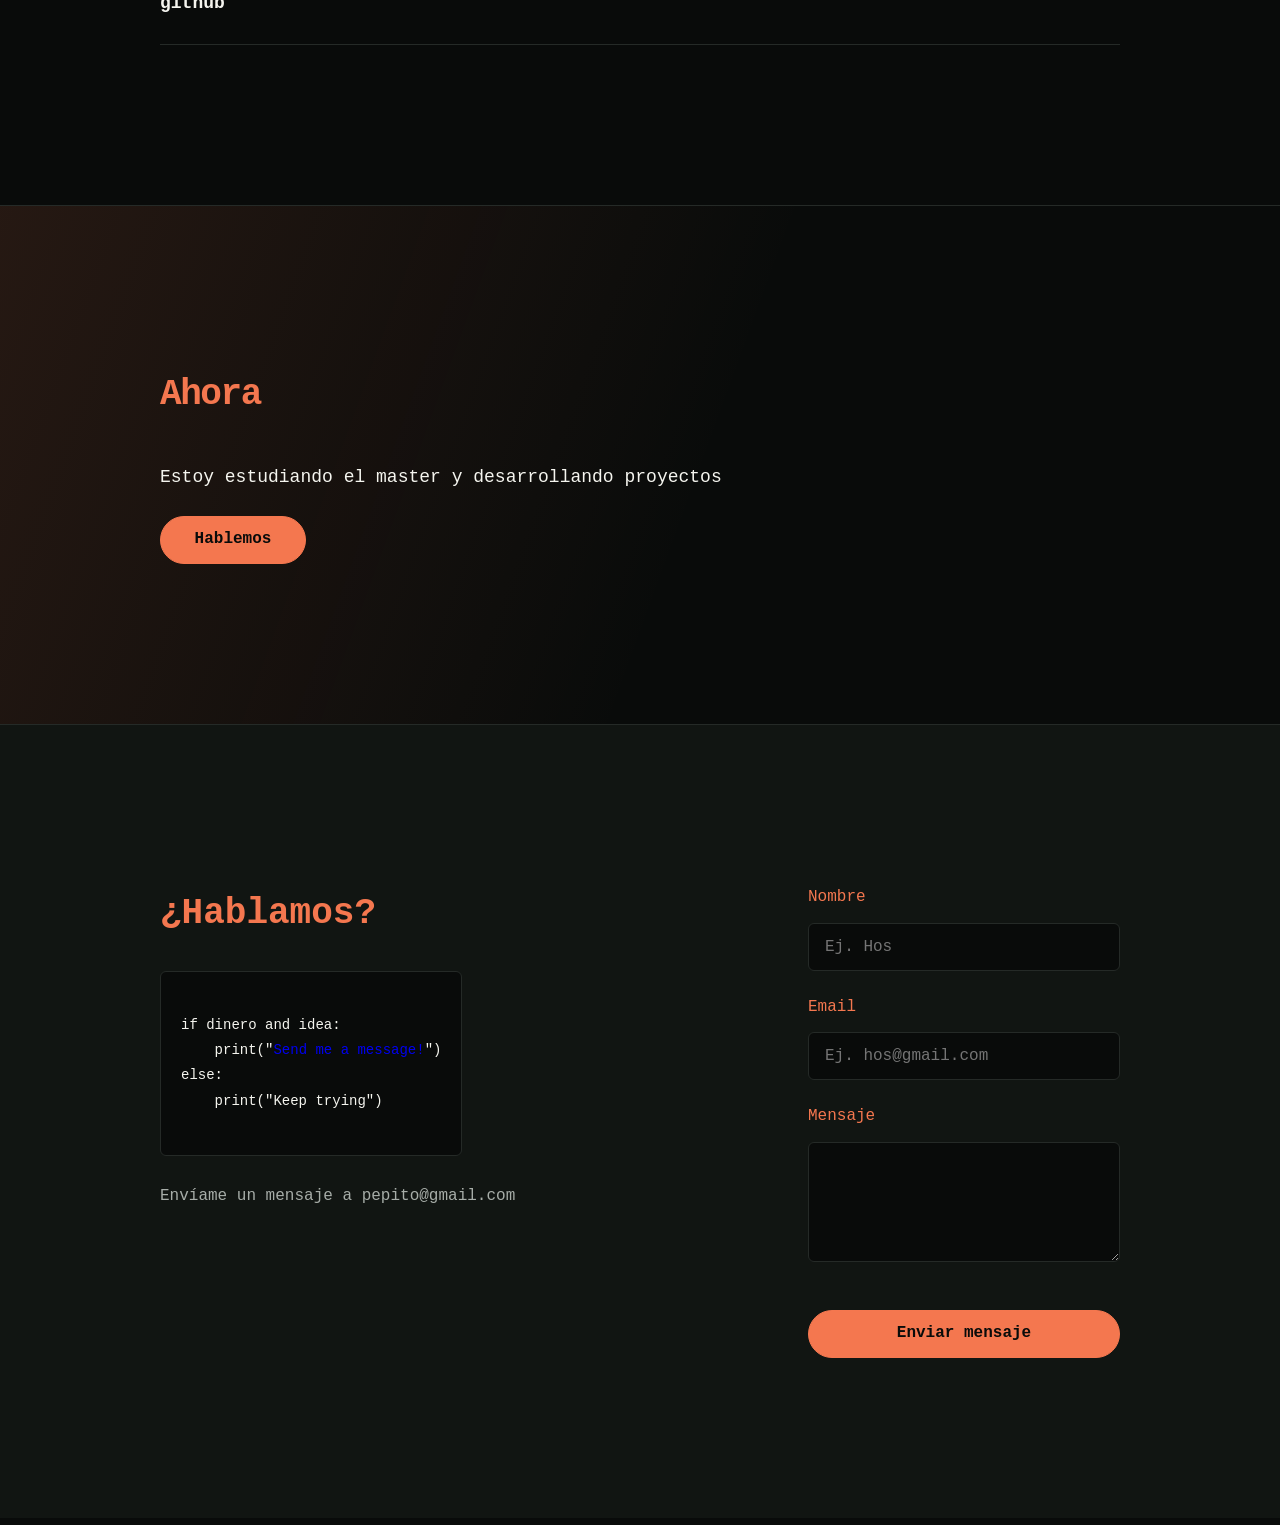
<file: ALUMNOS/CARLOS_GUTIERREZ/porfolio_carlos-gv/index.html>
<!DOCTYPE html>
<html lang="es">

<head>
    <meta charset="UTF-8">
    <meta name="viewport" content="width=device-width, initial-scale=1.0">
    <title>Carlos Gutierrez Vidal | Desarrollador Full-Stack</title>
    <link rel="stylesheet" href="css/base.css">
    <link rel="stylesheet" href="css/navbar.css">
    <link rel="stylesheet" href="css/hero.css">
    <link rel="stylesheet" href="css/highlighted-projects.css">
    <link rel="stylesheet" href="css/other-projects.css">
    <link rel="stylesheet" href="css/now-cta.css">
    <link rel="stylesheet" href="css/contact-form.css">

</head>


<body>
    <header class="header">
        <nav class="navbar">
            <div class="container navbar__inner">
                <a class="navbar__name">CARLOS GUTIERREZ VIDAL</a>

                <ul class="navbar__list">
                    <li class="navbar__item">
                        <a class="navbar__link" href="#hero">Inicio</a>
                    </li>
                    <li class="navbar__item">
                        <a class="navbar__link" href="#highlighted-projects">Proyectos destacados</a>
                    </li>
                    <li class="navbar__item">
                        <a class="navbar__link" href="#other-projects">Otros proyectos</a>
                    </li>
                    <li class="navbar__item">
                        <a class="navbar__link" href="#now">Ahora</a>
                    </li>
                    <li class="navbar__item">
                        <a class="navbar__link" href="#contact-form">Contact</a>
                    </li>
                </ul>
            </div>
        </nav>
    </header>

    <main>
        <section class="hero" id="hero">
            <div class="hero__content">
                <p class="hero__role">Desarrollador Full-Stack · Valencia</p>
                <h1 class="hero__title">CARLOS GUTIERREZ</h1>
                <p class="hero__description">
                    Desarrollo software desde la interfaz hasta el backend y el despliegue.
                </p>
                <a class="button" href="https://www.linkedin.com/in/carlos-gutierrez-vidal/">
                    Mi linkedin
                </a>
            </div>
        </section>

        <hr class="section-divider">

        <section class="highlighted-projects" id="highlighted-projects">
            <div class="highlighted-projects__content">

                <h2 class="section-title">Proyectos</h2>

                <article class="project-card">
                    <img class="project-card__image" src="assets/entry-melt.png">
                    <h3 class="project-card__title">
                        Seleccion de candidatos por oferta y ranking de candidatos mediante IA
                    </h3>
                    <p class="project-card__description">
                        Proyecto independiente para MELT GROUP.
                        Desarrollo completo del front y conexión con el backend.
                    </p>
                </article>

                <article class="project-card">
                    <img class="project-card__image" src="assets/btc-dash.png">
                    <h3 class="project-card__title">
                        Sistema algorítmico para el mercado de futuros
                    </h3>
                    <p class="project-card__description">
                        Implementación de un algoritmo mediante pesos que valora
                        la compra en tiempo real de futuros y ejecuta acciones de mercado.
                    </p>
                </article>

            </div>
        </section>

        <hr class="section-divider">

        <section class="other-projects" id="other-projects">

            <h2 class="section-title">Otros proyectos</h2>

            <ul class="other-projects__list">
                <li class="other-projects__item">
                    <article class="project-summary">
                        <h3 class="project-summary__name">API REST para gestión de tareas</h3>
                        <p class="project-summary__description">
                            Backend ligero para crear, consultar, actualizar y eliminar tareas.
                            Cuenta con persistencia en PostgreSQL y despliegue mediante Docker Compose.
                        </p>
                    </article>
                </li>
                <li class="other-projects__item">
                    <article class="project-summary">
                        <h3 class="project-summary__name">Proyectos variados en mi github</h3>

                        <p class="project-summary__description">Diversos proyectos en github probando cosas y
                            aprendiendo</p>

                    </article>
                </li>
            </ul>
        </section>

        <hr class="section-divider">

        <section class="now" id="now">
            <h2 class="section-title">Ahora</h2>
            <p class="now__description">Estoy estudiando el master y desarrollando proyectos</p>
            <a class="button" href="#contact-form">Hablemos</a>
        </section>

        <!-- <hr class="section-divider"> -->

        <form class="contact-form" id="contact-form">
            <div class="contact-form__grid">
                <div class="contact-form__text">
                    <h2 class="contact-form__title">¿Hablamos?</h2>
                    <pre class="contact-form__code"><code>
if dinero and idea:
    print("<a href="#input-name">Send me a message!</a>")
else:
    print("Keep trying")
                    </code></pre>
                    <p class="contact-form__description">
                        Envíame un mensaje a pepito@gmail.com
                    </p>
                </div>
                <div class="contact-form__field">
                    <label>
                        Nombre
                        <input class="contact-form__input" type="text" name="nombre" id="input-name"
                            placeholder="Ej. Hos">
                    </label>
                </div>

                <div class="contact-form__field">
                    <label>
                        Email
                        <input class="contact-form__input" type="email" name="email" placeholder="Ej. hos@gmail.com">
                    </label>
                </div>

                <div class="contact-form__field">
                    <label>
                        Mensaje
                        <textarea class="contact-form__input" name="mensaje" rows="5"></textarea>
                    </label>
                </div>

                <a class="button" href="mailto:">Enviar mensaje</a>
            </div>
        </form>
    </main>

    <footer>

    </footer>
</body>


</html>
</file>
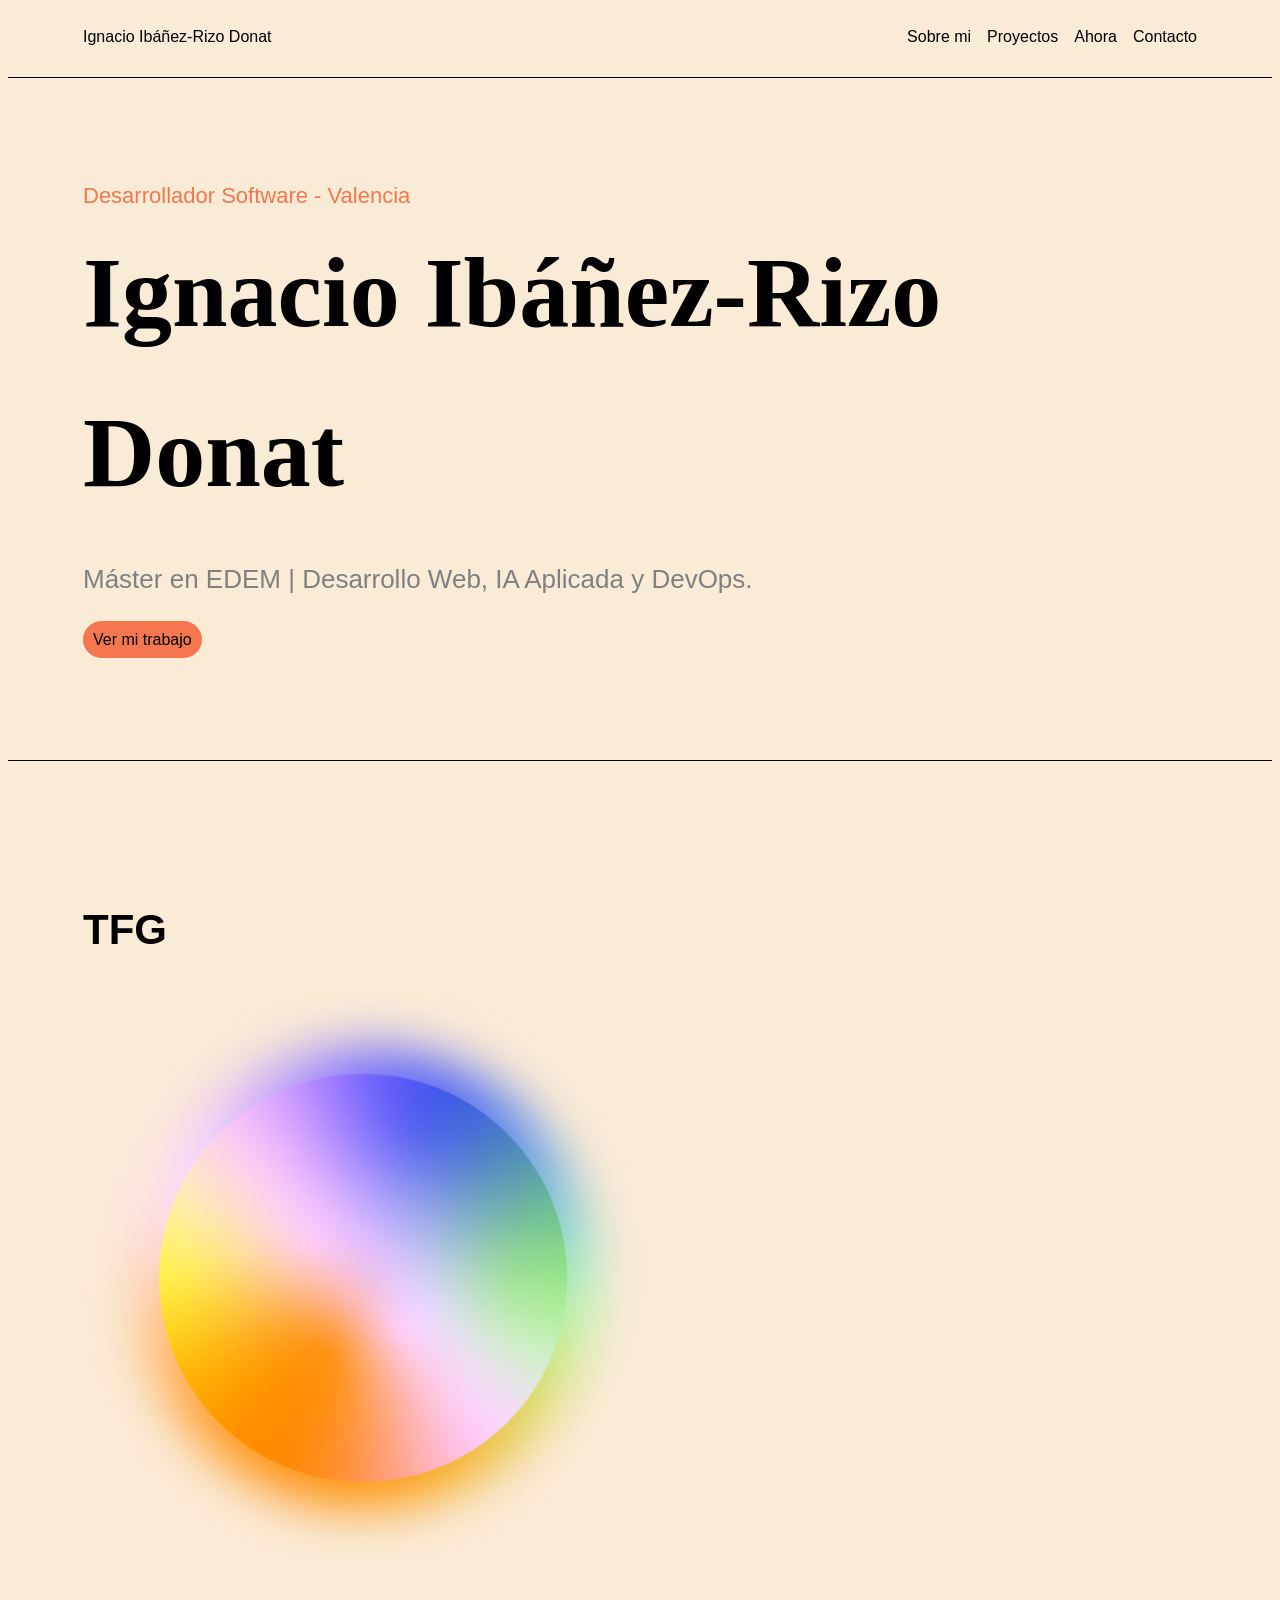
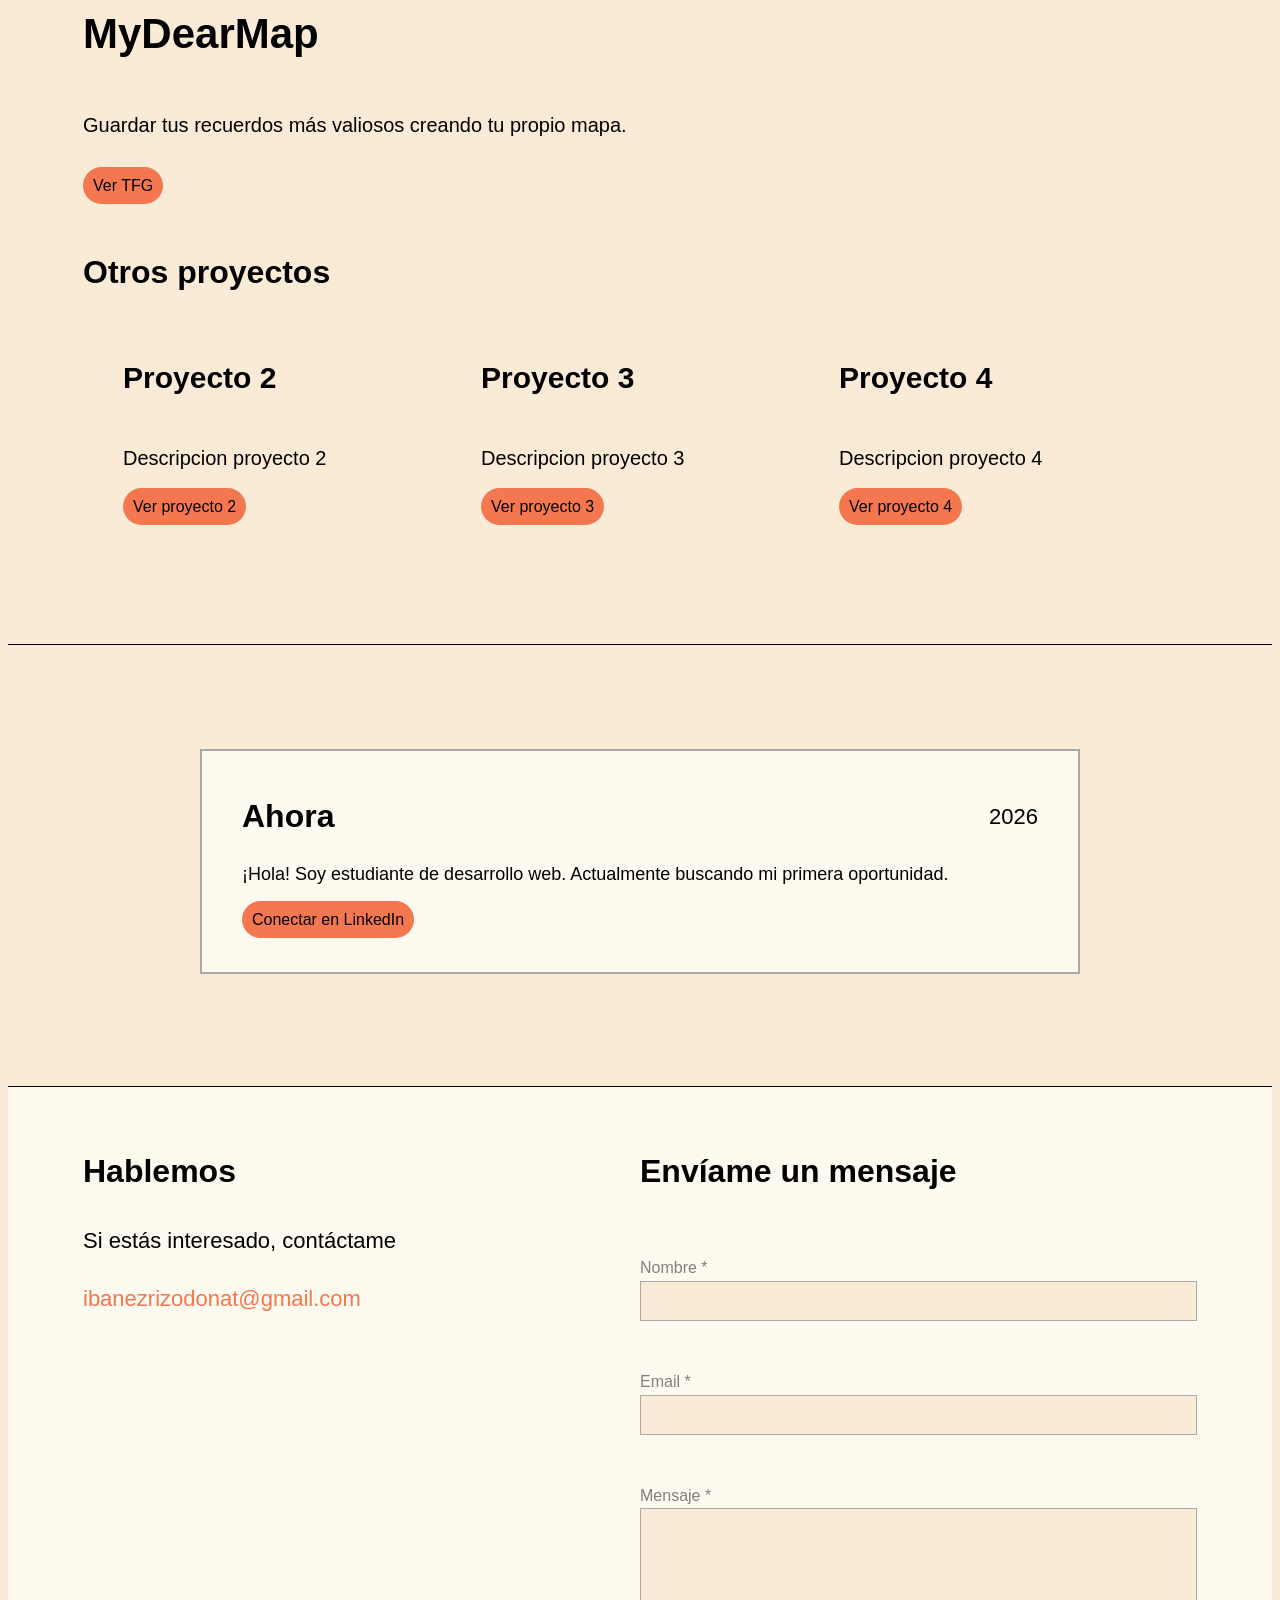
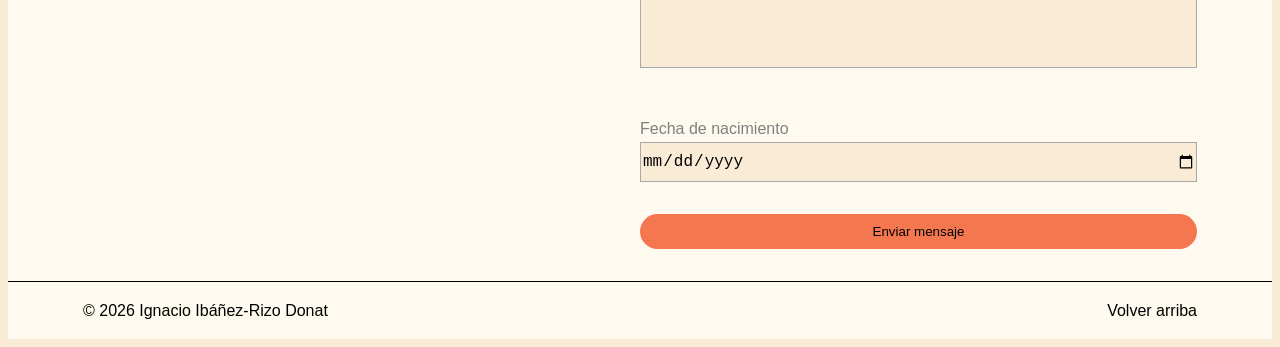
<file: ALUMNOS/IGNACIO_IBÁÑEZ-RIZO/PORTFOLIO/index.html>
<!doctype html>
<html lang="es">
<head>
    <meta charset="utf-8">
    <meta name="viewport" content="width=device-width, initial-scale=1.0">
    <title>Portfolio de Nacho</title>
    <link rel="stylesheet" href="css/base.css">
    <link rel="stylesheet" href="css/header.css">
    <link rel="stylesheet" href="css/hero.css">
    <link rel="stylesheet" href="css/proyects.css">
    <link rel="stylesheet" href="css/now.css">
    <link rel="stylesheet" href="css/contact.css">
    <link rel="stylesheet" href="css/footer.css">

</head>
<body>
    <header class="header">
        <div class="container">
            <span>Ignacio Ibáñez-Rizo Donat</span>
            <nav>
                <ul class="header__list">
                    <li>
                        <a href="#presentation">Sobre mi</a>
                    </li>
                    <li>
                        <a href="#projects">Proyectos</a>
                    </li>
                    <li>
                        <a href="#now">Ahora</a>
                    </li>
                    <li>
                        <a href="#contact">Contacto</a>
                    </li>
                </ul>
            </nav>
        </div>
    </header>
    <main>
        <section id="presentation" class="presentation">
            <div class="container">
                <p class="subtitle">Desarrollador Software - Valencia</p>
                <h1 class="hero">Ignacio Ibáñez-Rizo Donat</h1>
                <p class="description">Máster en EDEM | Desarrollo Web, IA Aplicada y DevOps.</p>
                <a class="button" href="link">Ver mi trabajo</a>
            </div>
        </section>
        <section id="projects" class="projects">
            <div class="container">
                <h2 class="projects__title">TFG</h2>
                <article>
                    <img class="my-dear-map" src="icon.png">
                    <h3 class="thesis-title">MyDearMap</h3>
                    <p class="thesis-description">Guardar tus recuerdos más valiosos creando tu propio mapa. </p>
                    <a class="button">Ver TFG</a>
                </article>
                <h3 class="projects__heading">Otros proyectos</h3>
                <ul class="projects-grid">
                    <li>
                        <article>
                            <h4 class="project__title">Proyecto 2</h4>
                            <p class="project__description">Descripcion proyecto 2</p>
                            <a class="button">Ver proyecto 2</a>
                        </article>
                    </li>
                    <li>
                        <article>
                            <h4 class="project__title">Proyecto 3</h4>
                            <p class="project__description">Descripcion proyecto 3</p>
                            <a class="button">Ver proyecto 3</a>
                        </article>
                    </li>
                    <li>
                        <article>
                            <h4 class="project__title">Proyecto 4</h4>
                            <p class="project__description">Descripcion proyecto 4</p>
                            <a class="button">Ver proyecto 4</a>
                        </article>
                    </li>
                </ul>
            </div>
        </section>
        <section id="now" class="now">
            <div class="container">
                <div class="card">
                    <div class="card__flex">
                        <h2 class="card__title">Ahora</h2>
                        <span class="card__date">2026</span>
                    </div>
                    <p class="card__text">¡Hola! Soy estudiante de desarrollo web. Actualmente buscando mi primera oportunidad.</p>
                    <a class="button" href="https://www.linkedin.com/in/ignacio-ibáñez-rizo-donat-21b87a366">Conectar en LinkedIn</a>
                </div>
            </div>
        </section>
        <section id="contact" class="contact">
        <div class="container">
            <div class="contact__text">
                <h2 class="contact__title">Hablemos</h2>
                <p class="contact__description">Si estás interesado, contáctame</p>
                <p class="contact__email">ibanezrizodonat@gmail.com</p>
                
            </div>
            <form class="form">
                <h2 class="form__title">Envíame un mensaje</h2>
                <p class="form__field"><label class="form__label" for="name">Nombre *</label> <input class="form__input" type="text" id="name" name="name"></p>
                <p class="form__field"><label class="form__label" for="email">Email *</label> <input class="form__input" type="email" id="email" name="email"></p>
                <p class="form__field"><label class="form__label" for="message">Mensaje *</label><textarea class="form__textarea" id="message" name="message" rows="5"></textarea></p>
                <p class="form__field"><label class="form__label" for="birth-date">Fecha de nacimiento</label> <input class="form__input" type="date" id="birth-date" name="birth-date" max="2026-11-02", placeholder=""/></p>
                <button type="submit" class="button"> Enviar mensaje</button>
            </form>
        </div>
        </section>  
    </main>
    <footer class="footer">
        <div class="container">
            <span class="footer__text"> © 2026 Ignacio Ibáñez-Rizo Donat</span>
            <a class="footer__text" href="#">Volver arriba</a>
        </div>
    </footer>
</body>
</html>
</file>
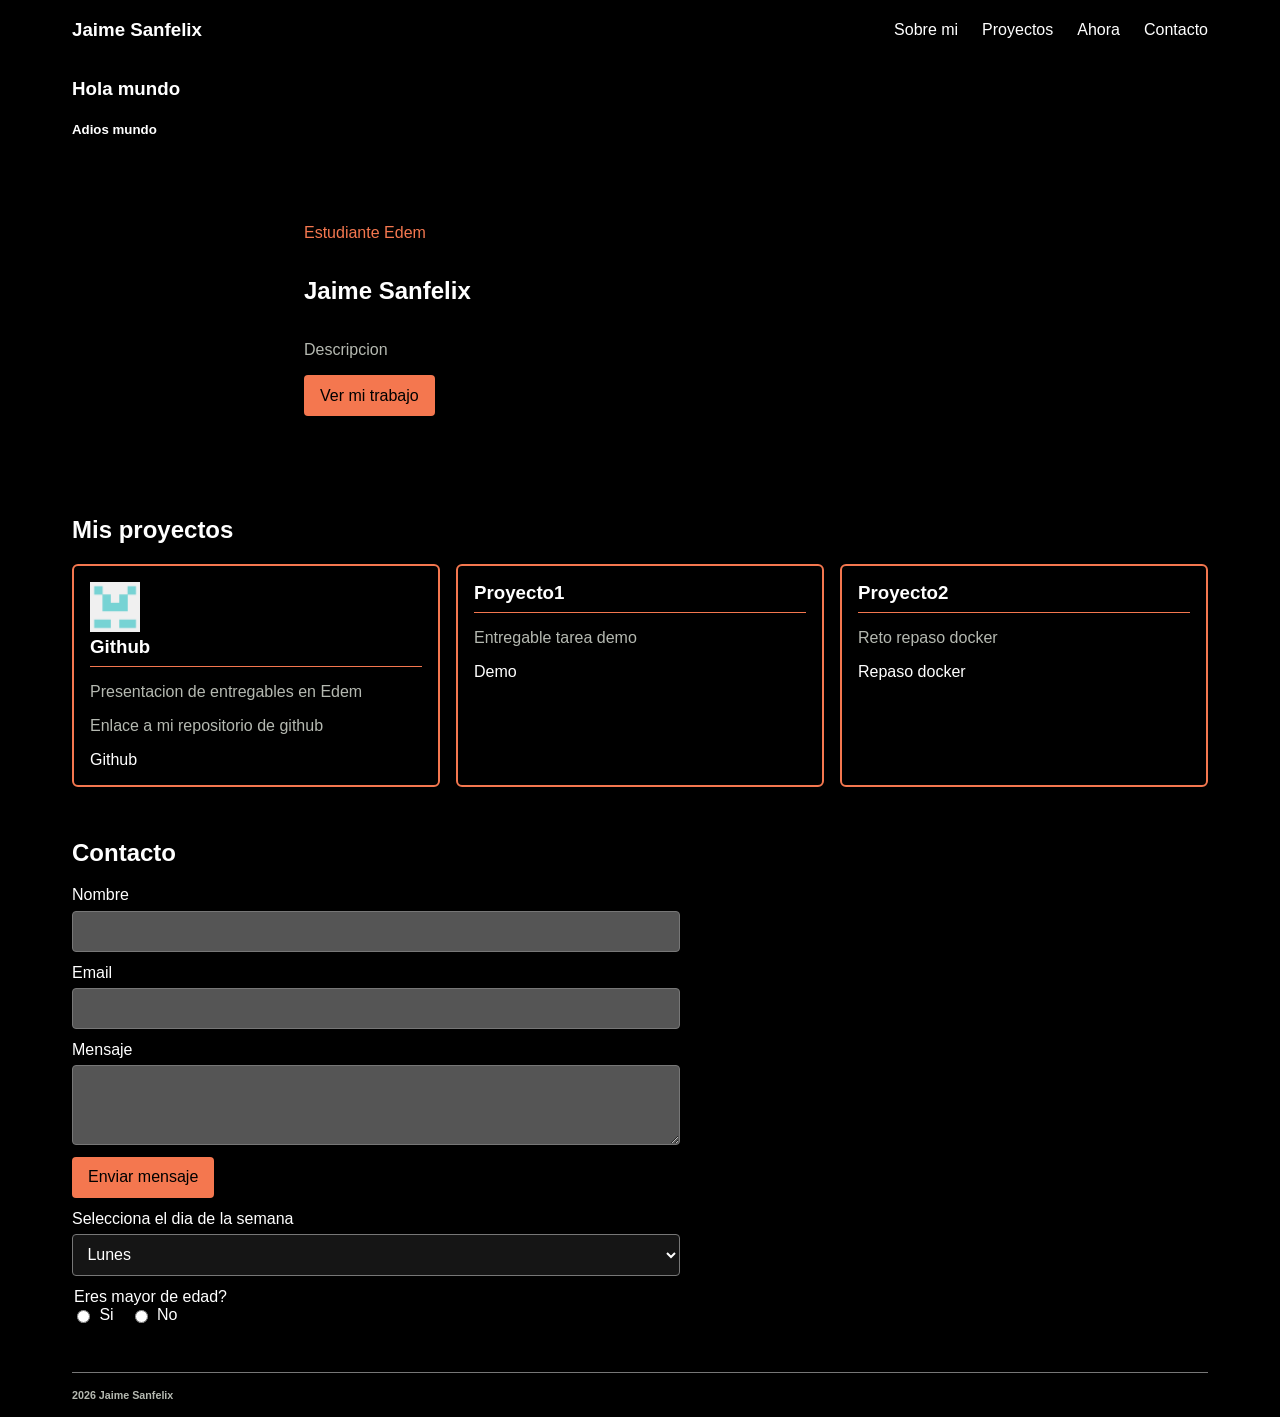
<file: ALUMNOS/JAIME_SANFELIX/Portfolio/index.html>
<!doctype html>
<html lang="es">
    <head>
        <meta charset="utf-8">
        <meta name="viewport" content="width=device-width, initial-scale=1.0">
        <title>Portfolio de Jaime</title>
        <link rel="stylesheet" href="css/base.css">
        <link rel="stylesheet" href="css/header.css">
        <link rel="stylesheet" href="css/hero.css">
        <link rel="stylesheet" href="css/projects.css">
        <link rel="stylesheet" href="css/project-card.css">
        <link rel="stylesheet" href="css/contact-form.css">
        <link rel="stylesheet" href="css/footer.css">
    </head>
    <body>
        <header class="header">
            <nav class="header__nav">
                <h3 class="header__name">Jaime Sanfelix</h3>
                <ul class="header__menu">
                    <li class="header__item"><a class="header__link" href="">Sobre mi</a></li>
                    <li class="header__item"><a class="header__link" href="">Proyectos</a></li>
                    <li class="header__item"><a class="header__link" href="">Ahora</a></li>
                    <li class="header__item"><a class="header__link" href="">Contacto</a></li>
                </ul>
            </nav>
        </header>
        <main>
            <h3>Hola mundo</h3>
            <h5>Adios mundo</h5>
            <section class="hero">
                <div class="hero__content">
                    <p class="hero__eyebrow">Estudiante Edem</p>
                    <h1 class="hero__title">Jaime Sanfelix</h1>
                    <p class="hero__description">Descripcion</p>
                    <button class="hero__button">Ver mi trabajo</button>
                </div>
            </section>
            <section class="projects">
                <h2 class="projects__title">Mis proyectos</h2>
                <div class="projects__grid">
                    <article class="project-card">
                        <a class="project-card__image-link" href="https://github.com/jaimesanfelix">
                            <img class="project-card__image" src="29759490.png" alt="Perfil de Jaime Sanfelix en GitHub">
                        </a>
                        <header class="project-card__header">
                            <h3 class="project-card__title">Github</h3>
                        </header>
                        <p class="project-card__description">Presentacion de entregables en Edem</p>
                        <p class="project-card__description">Enlace a mi repositorio de github</p>
                        <a class="project-card__link" href="https://github.com/jaimesanfelix">Github</a>
                    </article>
                    <article class="project-card">
                        <header class="project-card__header">
                            <h3 class="project-card__title">Proyecto1</h3>
                        </header>
                        <p class="project-card__description">Entregable tarea demo</p>
                        <a class="project-card__link" href="https://github.com/a10pepo/EDEM_MDIA2627/tree/main/ALUMNOS/MDES/JAIME_SANFELIX/DEMO">Demo</a>
                    </article>
                    <article class="project-card">
                        <header class="project-card__header">
                            <h3 class="project-card__title">Proyecto2</h3>
                        </header>
                        <p class="project-card__description">Reto repaso docker</p>
                        <a class="project-card__link" href="https://github.com/juanjoprades04/reto-repaso">Repaso docker</a>
                    </article>
                </div>
            </section>
            <section aria-labelledby="contact-title">
                <h2 id="contact-title">Contacto</h2>
                <form class="contact-form">
                    <p class="contact-form__field">
                        <label class="contact-form__label" for="nombre">Nombre</label>
                        <input class="contact-form__control contact-form__control--text" type="text" id="nombre" name="nombre">
                    </p>
                    <p class="contact-form__field">
                        <label class="contact-form__label" for="email">Email</label>
                        <input class="contact-form__control contact-form__control--text" type="email" id="email" name="email">
                    </p>
                    <p class="contact-form__field">
                        <label class="contact-form__label" for="mensaje">Mensaje</label>
                        <textarea class="contact-form__control contact-form__control--text" id="mensaje" name="mensaje" rows="2"></textarea>
                    </p>
                    <button class="contact-form__button" type="button">Enviar mensaje</button>
                    <p class="contact-form__field">
                        <label class="contact-form__label" for="semana">Selecciona el dia de la semana</label>
                        <select class="contact-form__control" name="semana" id="semana">
                            <option value="lunes">Lunes</option>
                            <option value="martes">Martes</option>
                            <option value="miercoles">Miercoles</option>
                            <option value="jueves">Jueves</option>
                            <option value="viernes">Viernes</option>
                            <option value="sabado">Sabado</option>
                            <option value="domingo">Domingo</option>
                        </select>
                    </p>
                    <fieldset class="contact-form__group">
                        <legend class="contact-form__label">Eres mayor de edad?</legend>
                        <label class="contact-form__choice"><input class="contact-form__radio" type="radio" name="edad" id="mayor">Si</label>
                        <label class="contact-form__choice"><input class="contact-form__radio" type="radio" name="edad" id="menor">No</label>
                    </fieldset>
                </form>
            </section>
        </main>
        <footer class="footer">
            <h6 class="footer__text">2026 Jaime Sanfelix</h6>
        </footer>
    </body>
</html>
</file>
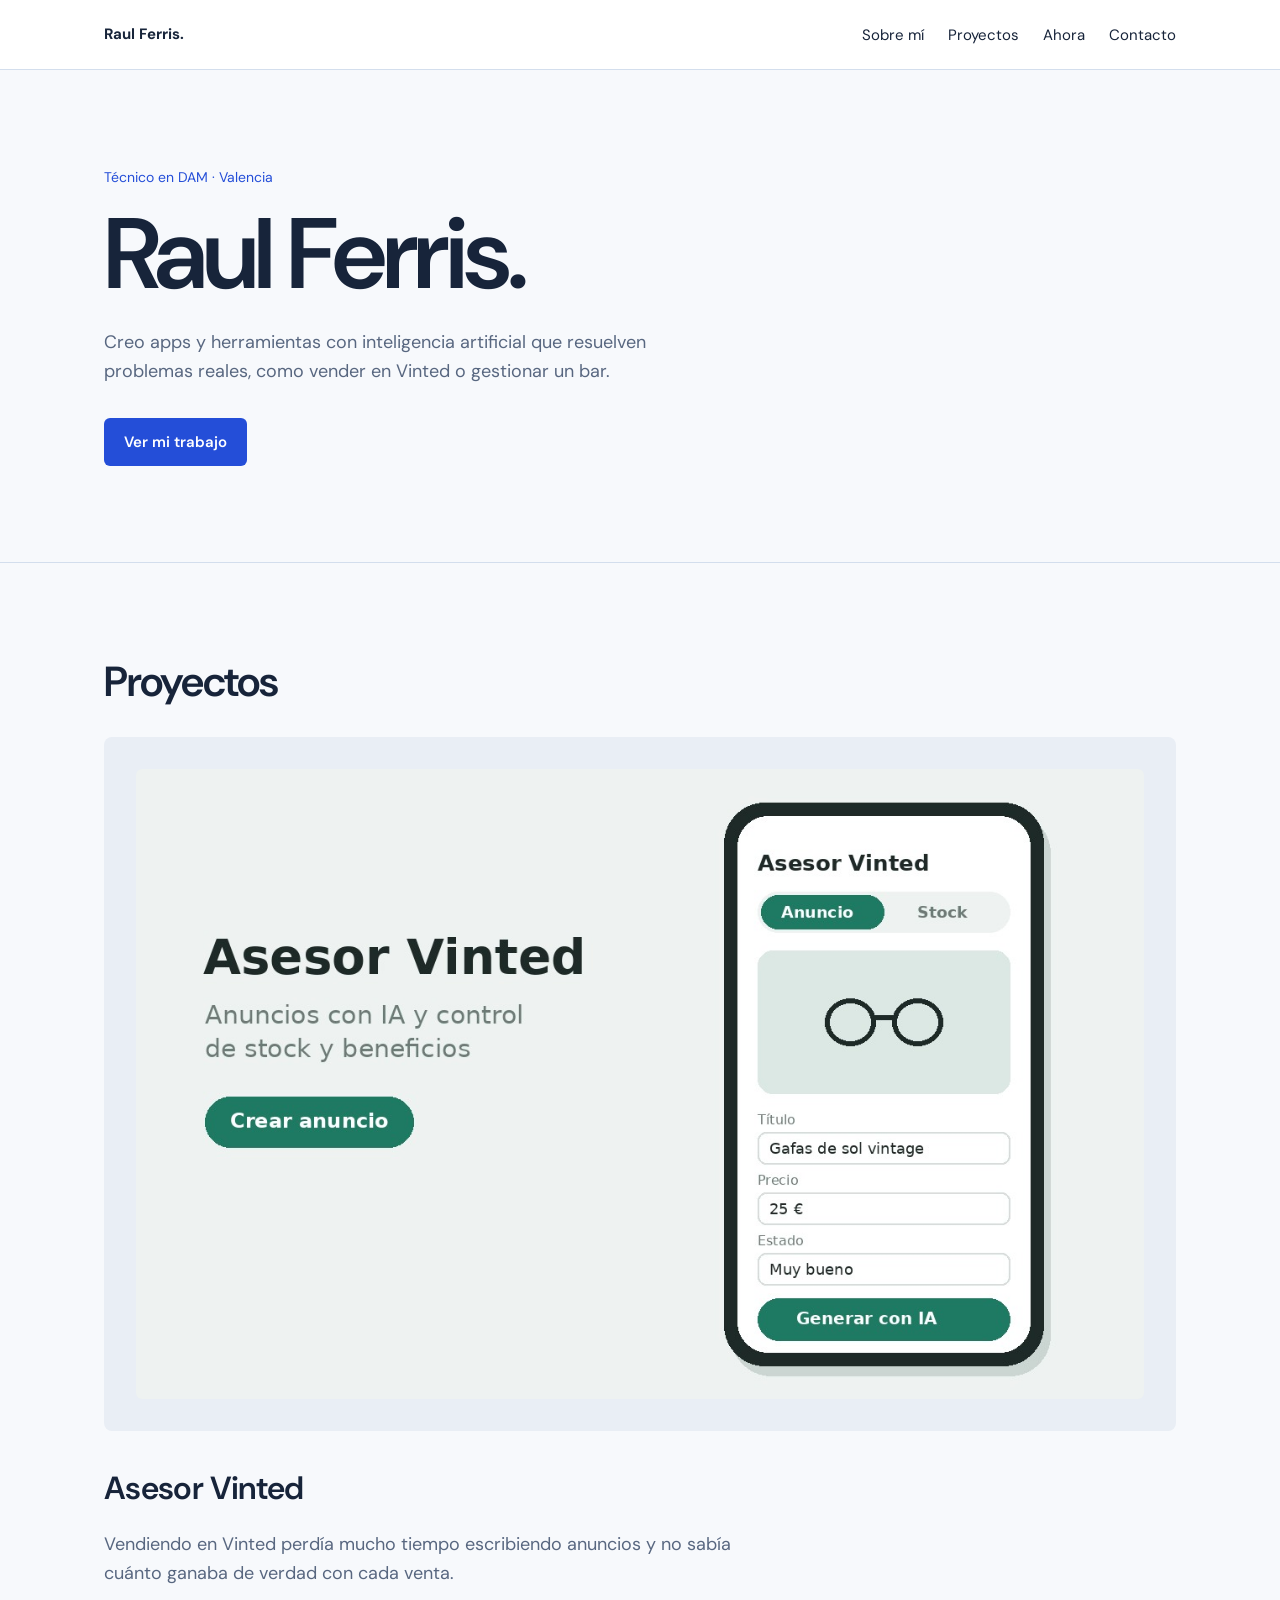
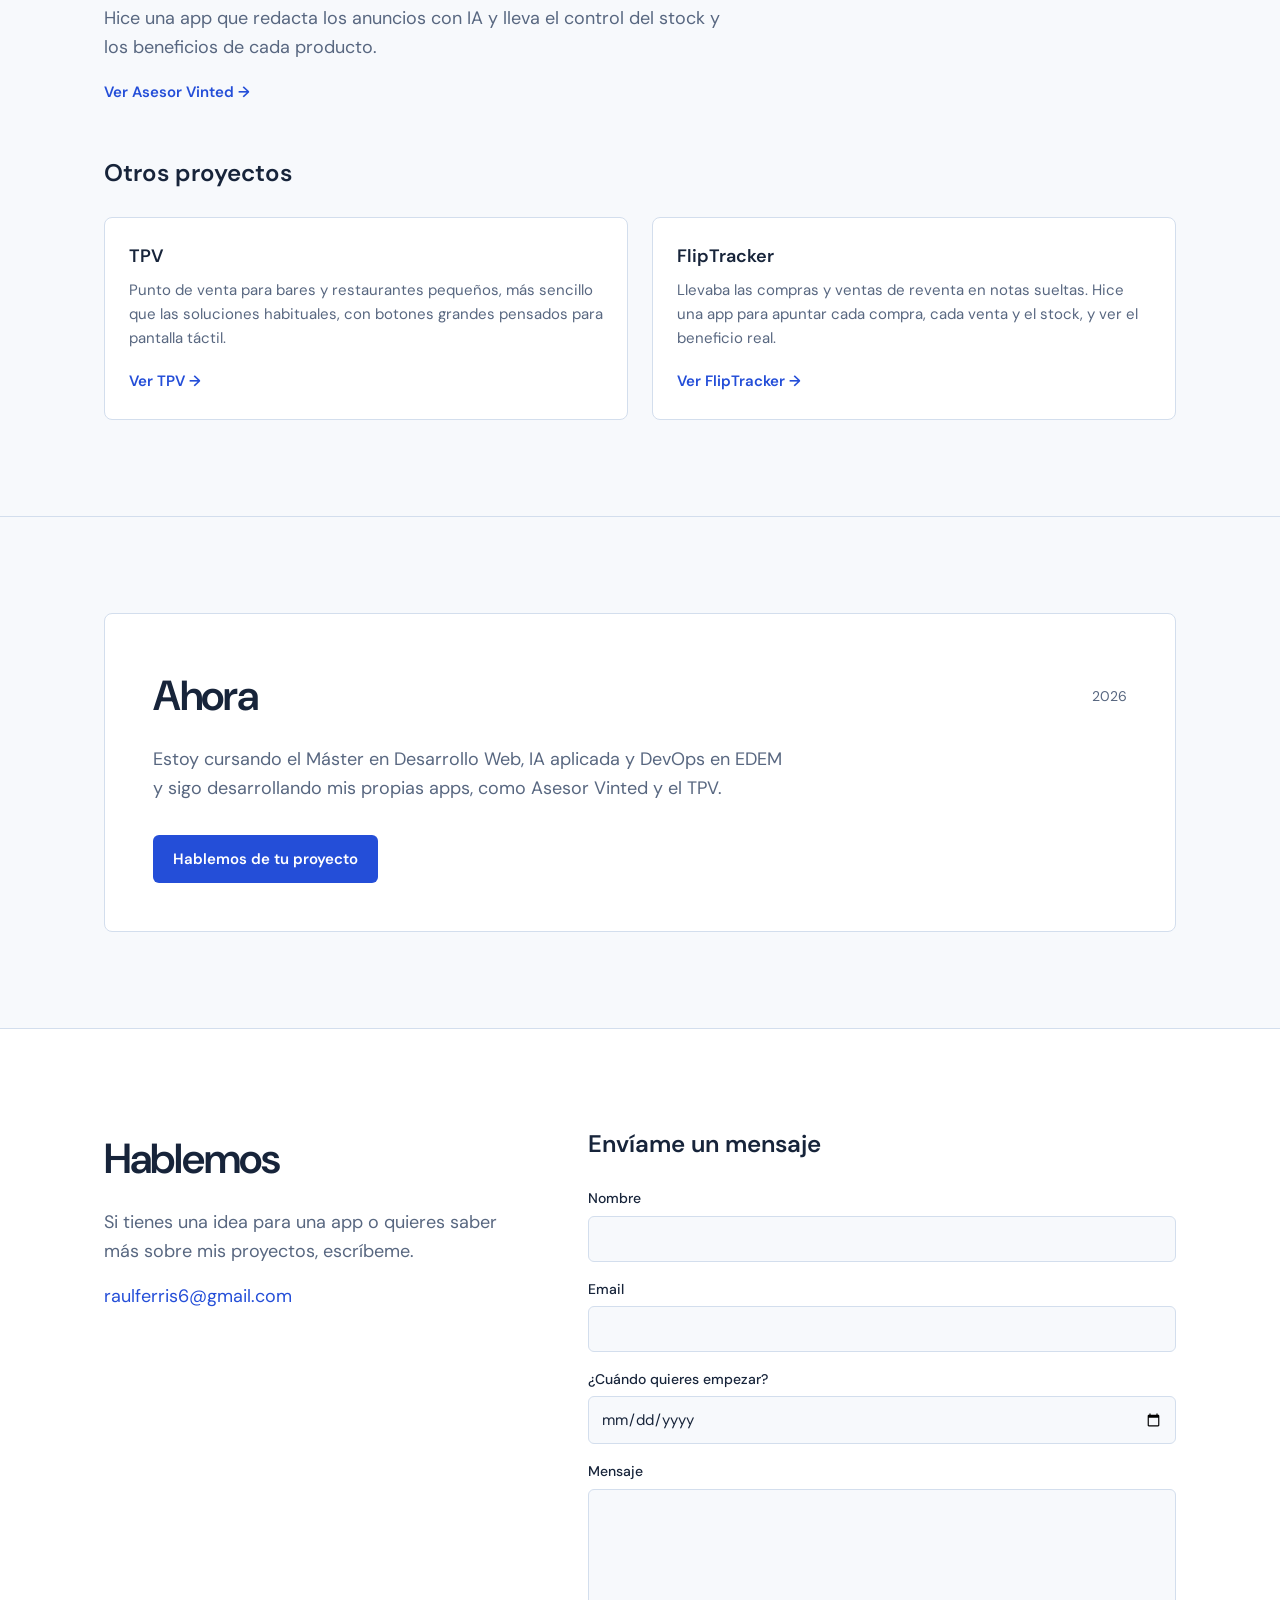
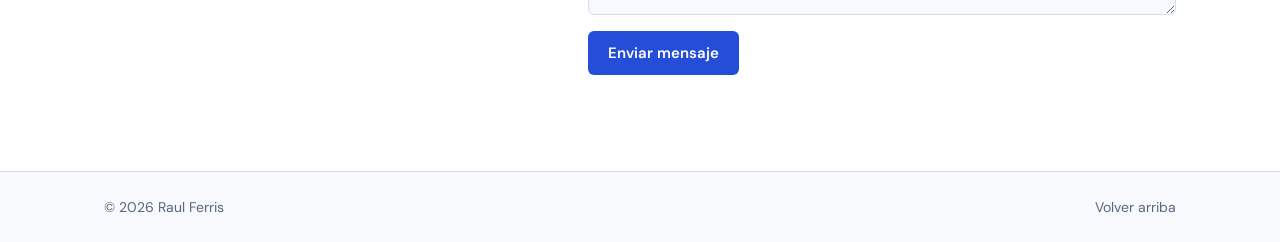
<file: ALUMNOS/RAUL_FERRIS/PORTFOLIO/index.html>
<!doctype html>
<html lang="es">
  <head>
    <meta charset="utf-8">
    <meta name="viewport" content="width=device-width, initial-scale=1.0">
    <title>Portfolio de Raul</title>
    <link rel="preconnect" href="https://fonts.googleapis.com">
    <link rel="preconnect" href="https://fonts.gstatic.com" crossorigin>
    <link rel="stylesheet" href="https://fonts.googleapis.com/css2?family=DM+Sans:wght@400;500;600;700&display=swap">
    <link rel="stylesheet" href="css/base.css">
    <link rel="stylesheet" href="css/header.css">
    <link rel="stylesheet" href="css/hero.css">
    <link rel="stylesheet" href="css/proyecto-destacado.css">
    <link rel="stylesheet" href="css/listado-proyectos.css">
    <link rel="stylesheet" href="css/ahora.css">
    <link rel="stylesheet" href="css/contacto.css">
    <link rel="stylesheet" href="css/footer.css">
  </head>
  <body>
    <header class="header">
      <div class="container header__inner">
        <a class="header__logo" href="#">Raul Ferris.</a>
        <nav class="header__nav">
          <ul class="header__list">
            <li><a class="header__link" href="#presentacion">Sobre mí</a></li>
            <li><a class="header__link" href="#proyectos">Proyectos</a></li>
            <li><a class="header__link" href="#ahora">Ahora</a></li>
            <li><a class="header__link" href="#contacto">Contacto</a></li>
          </ul>
        </nav>
      </div>
    </header>
    <main>
      <section id="presentacion" class="hero">
        <div class="container">
          <p class="hero__label">Técnico en DAM · Valencia</p>
          <h1 class="hero__title">Raul Ferris.</h1>
          <p class="hero__text">Creo apps y herramientas con inteligencia artificial que resuelven problemas reales, como vender en Vinted o gestionar un bar.</p>
          <a class="hero__link" href="#proyectos">Ver mi trabajo</a>
        </div>
      </section>
      <section id="proyectos" class="projects">
        <div class="container">
          <h2 class="projects__title">Proyectos</h2>
          <article class="featured-project">
            <div class="featured-project__media">
              <img class="featured-project__image" src="assets/asesor-vinted.jpg" alt="Captura de Asesor Vinted">
            </div>
            <div class="featured-project__content">
              <h3 class="featured-project__title">Asesor Vinted</h3>
              <p class="featured-project__text">Vendiendo en Vinted perdía mucho tiempo escribiendo anuncios y no sabía cuánto ganaba de verdad con cada venta.</p>
              <p class="featured-project__text">Hice una app que redacta los anuncios con IA y lleva el control del stock y los beneficios de cada producto.</p>
              <a class="featured-project__link" href="https://github.com/raulferris6-beep">Ver Asesor Vinted →</a>
            </div>
          </article>
          <h3 class="projects__subtitle">Otros proyectos</h3>
          <ul class="projects__list">
            <li>
              <article class="project-card">
                <h4 class="project-card__title">TPV</h4>
                <p class="project-card__text">Punto de venta para bares y restaurantes pequeños, más sencillo que las soluciones habituales, con botones grandes pensados para pantalla táctil.</p>
                <a class="project-card__link" href="https://github.com/raulferris6-beep">Ver TPV →</a>
              </article>
            </li>
            <li>
              <article class="project-card">
                <h4 class="project-card__title">FlipTracker</h4>
                <p class="project-card__text">Llevaba las compras y ventas de reventa en notas sueltas. Hice una app para apuntar cada compra, cada venta y el stock, y ver el beneficio real.</p>
                <a class="project-card__link" href="https://github.com/raulferris6-beep">Ver FlipTracker →</a>
              </article>
            </li>
          </ul>
        </div>
      </section>
      <section id="ahora" class="now">
        <div class="container">
          <div class="now__card">
            <div class="now__heading">
              <h2 class="now__title">Ahora</h2>
              <span class="now__year">2026</span>
            </div>
            <p class="now__text">Estoy cursando el Máster en Desarrollo Web, IA aplicada y DevOps en EDEM y sigo desarrollando mis propias apps, como Asesor Vinted y el TPV.</p>
            <a class="now__link" href="https://www.linkedin.com/in/raulferrisriera/">Hablemos de tu proyecto</a>
          </div>
        </div>
      </section>
      <section id="contacto" class="contact">
        <div class="container contact__inner">
          <div class="contact__info">
            <h2 class="contact__title">Hablemos</h2>
            <p class="contact__text">Si tienes una idea para una app o quieres saber más sobre mis proyectos, escríbeme.</p>
            <a class="contact__email" href="mailto:raulferris6@gmail.com">raulferris6@gmail.com</a>
          </div>
          <form class="contact__form">
            <h3 class="contact__form-title">Envíame un mensaje</h3>
            <p class="contact__field">
              <label class="contact__label" for="nombre">Nombre</label>
              <input class="contact__input" id="nombre" type="text" name="nombre">
            </p>
            <p class="contact__field">
              <label class="contact__label" for="email">Email</label>
              <input class="contact__input" id="email" type="email" name="email">
            </p>
            <p class="contact__field">
              <label class="contact__label" for="fecha">¿Cuándo quieres empezar?</label>
              <input class="contact__input" id="fecha" type="date" name="fecha">
            </p>
            <p class="contact__field">
              <label class="contact__label" for="mensaje">Mensaje</label>
              <textarea class="contact__input" id="mensaje" name="mensaje" rows="5"></textarea>
            </p>
            <button class="contact__button" type="button">Enviar mensaje</button>
          </form>
        </div>
      </section>
    </main>
    <footer class="footer">
      <div class="container footer__inner">
        <p class="footer__text">© 2026 Raul Ferris</p>
        <a class="footer__link" href="#">Volver arriba</a>
      </div>
    </footer>
  </body>
</html>
</file>
<file: ALUMNOS/DAVID_GALLART/css/base.css>
*{
    box-sizing: border-box;
    list-style: none;
    text-decoration: none;
    margin: 0;
}
:root{
    --background : #111210;
    --title: #F5F5EF;
    --text: #B5B9B1;
    --subtitle: #f4774F;
    --background-sec: #1B1D1A;
    --line: #3A3E38;
}
body{
    margin: 0 auto;
    font-family: Arial, sans-serif;
    text-decoration: none;
    background-color: var(--background);


}
.container{
    max-width: 1080px;
    margin: 0 auto;
}
</file>
<file: ALUMNOS/DAVID_GALLART/css/header.css>
.header{
    height: 70px;
}
.header .container{
    display: flex;
    justify-content: space-between;
    align-items: center;
    height: 100%;
}

.header__icon{
    color: var(--title);
    font-size: 16px;
}
.header__icon:hover{
    color: var(--subtitle);
}

.header__list{
    display: flex;
    gap: 24px;
}
.header__link{
    color: var(--title);
    text-decoration: none;
    margin: 0 20px;
}
.header__link:hover{
   color: var(--subtitle);
}
</file>
<file: ALUMNOS/DAVID_GALLART/css/hero.css>
.hero .container{
    height: 520px;
    padding: 64px 0;
}

.button--one:hover{
    color: var(--text);
    font-weight: bolder;
}
.hero__title{
    color: var(--title);
    font-size: 124px;
    margin: 0 auto;
    padding: 16px 0;
}
.hero__text{
    color: var(--text);
    width: 540px;
    margin-bottom: 32px;
}
.hero__subtitle{
    color: var(--subtitle);
    font-size: 14px;
}
.button--one{
    padding: 16px;
    background-color: var(--subtitle);
    border-radius: 32px;
    text-decoration: none;
    color: var(--background);
}
</file>
<file: ALUMNOS/DAVID_GALLART/css/proyecto-destacado.css>
.proyectos .container{
    height: 980px;
    padding: 32px 0;
}


.proyecto__title{
    color: var(--title);
    font-size: 32px;
}
.proyecto__subtitle{
    color: var(--title);
    font-size: 24px;
}
.proyecto__text{
    color: var(--text);
    margin-bottom: 24px;
    width: 540px;
}
</file>
<file: ALUMNOS/DAVID_GALLART/css/otros-proyectos.css>
.otros-proyectos .container{
    height: 360px;
}
.otros-proyectos__title{
    font-size: 24px;
    color: var(--title);
}
.otros-proyectos__list{
    display: inline;   
}
.otros-proyectos__article{
    display: flex;
    justify-content: space-between;
    color: var(--title);
    margin-top: 24px;
        border-top: 1px solid var(--text);
    padding: 20px 0;
}
.otros-proyectos__text{
    width: 700px;
   color: var(--text);
}
.otros-proyectos__article__title{
    font-size: 24px;
    font-weight: bold;
}
</file>
<file: ALUMNOS/DAVID_GALLART/css/ahora.css>
.ahora .container{
    margin-bottom: 100px;
    background-color: #1B1D1A;
    padding: 50px;
    border: var(--text) 1px solid;
    border-radius: 1px;
    display: grid;
  grid-template-columns: 8fr 1fr;
  gap: 16px;
}
.ahora__title{
    font-size: 32px;
    color: var(--title);
    padding-bottom: 12px;

}
.ahora__text{
    color: var(--text);
    padding-bottom: 32px;
}
.ahora__year{
    text-align: end;
    font-size: 12px;
}
</file>
<file: ALUMNOS/DAVID_GALLART/css/formulario.css>
.form{
    background-color: var(--background-sec);
    height: 700px;
}
.form .container{
    display: grid;
    grid-template-columns: 4fr 5fr;
    gap: 16px;
    color: var(--text);
}

.form__title{
color: var(--title);
font-size: 40px;
padding: 100px 0px 20px;
}
.form__text{
    color: var(--text);
    padding: 10px 0px;
}
.form__email{
    color: var(--subtitle);
    padding: 10px 0px;
}
.form__subtitle{
    color: var(--title);
font-size: 30px;
padding: 100px 0px 20px;
}
.form__input{
    all: unset;
    cursor: pointer;
    text-decoration: none;
    background-color: var(--background);
    border: var(--line) 1px solid;
    margin: 0;
    padding: 8px;
}
.form__sec{
    display: flex;
    flex-direction: column;
    gap: 6px;              
    margin-bottom: 15px; 
}

 .form__msg{
    height: 150px;
 }
.button--send{
    all: unset;
    cursor: pointer;
    padding: 16px 32px;
    background-color: var(--subtitle);
    border-radius: 32px;
    text-decoration: none;
    color: var(--background);
}
.button--send:hover{
    color: var(--text);
    font-weight: bolder;
}
</file>
<file: ALUMNOS/DAVID_GALLART/css/footer.css>
.footer{
    background-color: var(--background-sec);
    height: 50px;
}
.footer .container{
    display: flex;
    justify-content: space-between;
    color: var(--text);
}
.footer__link{
    text-decoration: none;
    color: var(--text);
}
</file>
<file: ALUMNOS/NICO_GOMEZ/css/base.css>
* {
    box-sizing: border-box;
    list-style-type: none;
    text-decoration: none;
    font-family: "Schibsted Grotesk", sans-serif;
}

:root {
    --text-color: #cfcfcf;
    --href-color: #e6e6e6;
    --title-color: #00bd03;
}

body {
    margin: 0;
    color: var(--text-color);
    background: radial-gradient(circle, #3a633a 0%, #121212 50%);
    background-attachment: fixed;
    background-size: cover;
    background-repeat: no-repeat;
}

.container {
    max-width: 1280px;
    margin: 0 auto;
}

a {
    color: var(--href-color);
}

a:hover {
    color: var(--title-color);
}

h1 {
    font-size: 150px;
    color: var(--title-color);
    margin: 0;
    padding: 0;
}

p {
    margin: 0;
    padding: 0;
}
</file>
<file: ALUMNOS/NICO_GOMEZ/css/header.css>
#top-nav {
    display: flex;
    justify-content: space-between;
    align-items: center;
    height: 70px;
    font-size: 18px;
}

#top-nav ul {
    display: flex;
    align-items: center;
    list-style: none;
    gap: 20px;
    height: 100;
    margin: 0;
    padding: 0;
}
</file>
<file: ALUMNOS/NICO_GOMEZ/css/main.css>
#hero {
    height: 590px;
}

#hero-div {
    display: flex;
    justify-content: center;
    flex-direction: column;
    gap: 24px;
    height: 100%;
    width: 100%;
}

#occupation {
    color: #e6e6e6;
    font-family: "IBM Plex Mono", monospace;
    font-size: 20px;   
}

.about-me {
    font-family: "Shippori Mincho", serif;
    font-size: 22px; 
    line-height: 0.5;
}

#spotify-link {
    display: flex;
    justify-content: center;
    align-items: center;
    margin: 8px 524px;
    background-color: #001701;
    border-radius: 32px;
    height: 48px;
    width: 194px;
}
</file>
<file: ALUMNOS/NICO_GOMEZ/css/songs.css>
h2 {
    font-size: 80px;
    color: var(--title-color);
    margin: 0;
    padding: 0;
}

.article-cont {
    display: flex;
    gap: 24px;
    justify-content: baseline;
    margin: 24px;
}

h3 {
    font-size: 40px;
    color: var(--title-color);
    margin: 0;
    padding: 0;
}

.top-art {
    display: flex;
    flex-direction: column;
    gap: 8px;
}

.song-genres {
    font-family: "IBM Plex Mono", monospace;
    font-size: 16px; 
}
</file>
<file: ALUMNOS/NICO_GOMEZ/css/footer.css>
footer {
    display: flex;
    justify-content: space-between;
    align-items: center;
    height: 70px;
    font-size: 18px;
}
</file>
<file: ALUMNOS/NICO_GOMEZ/css/pages.css>
#page-list {
    display: grid;
    grid-template-columns: repeat(3, 1fr);
    gap: 16px;
    width: 800px;
    margin: 16px auto;
}

.pages-art {
    display: flex;
    flex-direction: column;
    justify-content: center;
    align-items: center;
    gap: 8px;
}

#pages__header {
    margin: 96px 0px 16px 0px;
}

.page__link {
    display: flex;
    align-items: center;
    font-family: "IBM Plex Mono", monospace;

}
</file>
<file: ALUMNOS/NICO_GOMEZ/css/contact.css>
#contact {
    margin: 48px 0;
}

#contact__div {
    display: grid;
    grid-template-columns: 1fr 1.5fr;
}

#your__info {
    display: flex;
    flex-direction: column;
}

#info__form {
    display: flex;
    flex-direction: column;
    gap: 8px;
    margin: 24px 0;
}

.info__element {
    display: flex;
    flex-direction: column;
    gap: 8px;
}

.info__input {
    all: unset;
    background-color: #00170180;
    border: 1px solid;
    border-color: #8f8f8f;
    border-radius: 8px;
    height: 32px;
    padding: 8px;
    color: var(--text-color);
}

#select__and__button {
    display: flex;
    align-items: center;
    justify-content: space-between;
}

label {
    font-family: 'Courier New', Courier, monospace;
    font-weight: bold;
}

#select__elem {
    all: unset;
    background-color: #00170180;
    border: 1px solid;
    border-color: #8f8f8f;
    border-radius: 8px;
    padding: 4px;
    color: var(--text-color);
}

#form__button {
    all: unset;
    background-color: #00bd0380;
    border: 1px solid;
    border-color: #8f8f8f;
    border-radius: 32px;
    padding: 4px;
    color: var(--text-color);
}

#form__button:hover {
    background-color: #2ff732b2;
    color: #000000;
}
</file>
<file: ALUMNOS/RICARDO_ROMAN/css/base.css>
:root {
    --color-primary: #73816B;
    --color-secondary: #1c170c;
    --color-accent:#283B30;
    --color-accent2: #3F5A3C;
    --color-claro: #F5F5F5;
    --color-amarillo: #E5CD82;
    --color-amarillo2: #FFF2B4;
    --color-verde-claro2: #728E6D;
    --color-verde-oscuro: #15370D;
    --color-verde-oscuro2: #15370D;
}


* {
    box-sizing: border-box;
    margin: 0;
    padding: 0;
}
body {
    background-color: var(--color-primary);
}
</file>
<file: ALUMNOS/RICARDO_ROMAN/css/container.css>
.container {
    max-width: 1200px;
    margin: 0 auto;
    padding: 0 80px;
}
</file>
<file: ALUMNOS/RICARDO_ROMAN/css/header.css>
.header {
    padding: 10px 0;
    background-color: var(--color-accent);
}

.header__container {
    display: flex;
    flex-direction: row;
    align-items: center;
    justify-content: space-between;
}

.header__logo {
    color: var(--color-claro);
    font-size: 24px;
    font-weight: bold;
    text-decoration: none;
    padding: 10px 15px;
}

.header__ul {
    display: flex;
    flex-direction: row;
    margin: 0;
    padding: 0;
    list-style: none;
}

.header__logo:hover,
.header__link:hover {
    color: var(--color-amarillo);
}

.header__link {
    color: var(--color-claro);
    text-decoration: none;
    padding: 10px 15px;
}
</file>
<file: ALUMNOS/RICARDO_ROMAN/css/hero.css>
.hero {
    padding: 116px 0;
}


.hero__container {
    display: flex;
    flex-direction: column;
    gap: 24px;
    margin-bottom: 24px;
}

.hero{
    align-items: center;
}

.hero__title {
    font-size: 18px;
    color: var(--color-amarillo);
}
.hero__name {
    font-size: 136px;
    color: var(--color-claro);
}

.hero__description {
    font-size: 21px;
    color: var(--color-secondary);
}

.hero__button {
    font-size: 21px;
    background-color: var(--color-amarillo);
    color: var(--color-secondary);
    padding: 12px 20px;
    border-radius: 30px;
    width: 146px;
    height: 48px;
    border: none;
}

.hero__button:hover {
    background-color: var(--color-secondary);
    color: var(--color-amarillo);
    transform: scale(1.10);
}
</file>
<file: ALUMNOS/RICARDO_ROMAN/css/projects.css>
.projects {
    padding-bottom: 60px;
}

.projects__title {
    font-size: 46px;
    color: var(--color-claro);   
    margin-bottom: 16px;
}
.projects__container {
    display:flex;
    flex-direction: column;
    gap: 10px;  
}


.projects__card {
    display: flex;
    flex-direction: column;
    gap: 12px;
    padding: 24px;
    background-color: var(--color-accent2);
    border: 1px solid var(--color-amarillo);
    border-radius: 8px;
}

.projects__card-label {
    font-size: 14px;
    text-transform: uppercase;
    letter-spacing: 1px;
    color: var(--color-amarillo2);
    text-align: left;
}

.projects__card-title {
    font-size: 32px;
    color: var(--color-amarillo);
}

.projects__card-description {
    font-size: 24px;
    text-align: left;
    color: var(--color-claro);
}

.projects__card-link {
    align-self: flex-start;
    line-height: 0;
}

.projects__card-icon {
    width: 32px;
    height: 32px;
    border-radius: 50%;
}

.projects__grid {
    display: grid;
    grid-template-columns: 1fr 3fr;
    grid-template-rows: 1fr 1fr;
    gap: 2px 0px;                                  
    background-color: var(--color-accent2);    
    border: 2px solid var(--color-accent2);    
    border-radius: 8px;
    overflow: hidden;                          
}

.projects__grid-title,
.projects__grid-description {
    background-color: var(--color-accent); 
    padding: 16px;
    text-align: left;
}

.projects__grid-title {
    font-size: 32px;
    font-weight: bold;
    color: var(--color-amarillo);
}

.projects__grid-description {
    font-size: 24px;
    font-style: italic;
    color: var(--color-amarillo2);
}
</file>
<file: ALUMNOS/RICARDO_ROMAN/css/now.css>
.now {
    padding-bottom: 60px;
}

.now__container {
    display: flex;
    flex-direction: column;
    gap: 10px;
    padding: 20px;
    background-color: var(--color-accent2);
    border-radius: 8px;
}


.now__titles {
    display: flex;
    flex-direction: row;
    align-items: center;
    justify-content: space-between; 
    gap: 10px;
}

.now__title {
    font-size: 32px;
    color: var(--color-amarillo2);
}

.now__year {
    font-size: 20px;
    color: var(--color-claro);
}

.now__description {
    font-size: 24px;
    color: var(--color-amarillo);
    text-align: left;
    padding: 18px;
    border-radius: 8px;
}

.now__button {
    font-size: 21px;
    background-color: var(--color-amarillo);
    color: var(--color-secondary);
    padding: 12px 20px;
    border-radius: 30px;
    align-self: flex-start;  
    height: 48px;
    border: none;
}

.now__button:hover {
    background-color: var(--color-secondary);
    color: var(--color-amarillo);
}
</file>
<file: ALUMNOS/RICARDO_ROMAN/css/contact.css>
.contact {
    padding: 60px 0;
    background-color: var(--color-accent);   /* de extremo a extremo de la ventana */
}

.contact__container {
    display: flex;
    flex-direction: row;
    gap: 10px;
}

.contact__titles {
    flex: 1;
    display: flex;
    flex-direction: column;
    gap: 10px;
}

.contact__title {
    font-size: 32px;
    color: var(--color-amarillo2);
    text-align: left;
}

.contact__description {
    font-size: 24px;
    color: var(--color-amarillo);
    text-align: left;
}

.contact__email {
    font-size: 18px;
    color: var(--color-amarillo);
    text-align: left;
    font-weight: bold;
    font-style: italic;
}

.contact__form-container {
    flex: 2;
}

.contact__form {
    display: flex;
    flex-direction: column;
    gap: 8px;
}

.contact__label {
    font-size: 18px;
    color: var(--color-amarillo);
    text-align: left;
}

.contact__input {
    font-size: 18px;
    padding: 10px;
    border: 1px solid var(--color-amarillo2);
    border-radius: 8px;
    background-color: var(--color-claro);
    color: var(--color-secondary);
}

.contact__info {
    font-size: 14px;
    margin-top: 8px;
    color: var(--color-amarillo2);
    text-align: left;
}
.contact__button {
    align-self: flex-start;
    font-size: 21px;
    background-color: var(--color-amarillo);
    color: var(--color-secondary);
    padding: 12px 20px;
    border-radius: 30px;
    border: none;
}

.contact__button:hover {
    background-color: var(--color-secondary);
    color: var(--color-amarillo);
}
</file>
<file: ALUMNOS/RICARDO_ROMAN/css/footer.css>
.footer {
    padding: 24px 0;
    background-color: var(--color-accent);
}

.footer__container {
    display: flex;
    flex-direction: row;
    justify-content: space-between;
    align-items: center;
}

.footer__text {
    text-decoration: none;
    font-size: 16px;
    color: var(--color-amarillo2);
}
</file>
<file: ALUMNOS/ANTONIO_NAVARRO/PORTFOLIO/css/base.css>
/* BASE.CSS
   Reglas compartidas por toda la página. Cada sección tiene su propio CSS
   para los estilos que solo le pertenecen. */

/* Colores comunes: se reutilizan con var(--nombre) en otros archivos. */
:root {
  --accent: #F59D78;
  --text: #ffffff;
  --muted: #dce2ec;
  --background: #0d1828;
}

/* Reinicio: evita márgenes y rellenos por defecto del navegador.
   border-box hace que el padding y el borde cuenten dentro del ancho. */
* {
    box-sizing: border-box;
    margin: 0;
    padding: 0;
}

/* Desplazamiento suave. El scroll-padding deja sitio para la navbar fija
   cuando pulsamos un enlace que lleva a una sección. */
html {
  scroll-behavior: smooth;
  scroll-padding-top: 120px;
}

/* Aspecto general de toda la página: letra, fondo, color y altura de línea. */
body {
  margin: 0;
  font-family: Arial, sans-serif;
  background: var(--background);
  color: #ffffff;
  line-height: 1.6;
}

/* Centra el contenido y limita su ancho en escritorio. */
.container {
  max-width: 1120px;
  margin: 0 auto;
  padding: 0 24px;
}

/* Listas y enlaces sin el estilo predeterminado del navegador. */
ul {
    list-style: none;
}

a {
    text-decoration: none;
    color: #ffffff;
}

/* Botón HTML compartido, usado actualmente en el formulario.
   Los enlaces con apariencia de botón del hero se diseñan en hero.css. */
button{
    background-color: #F59D78;
    border-radius: 30px;
    color: #000000;
    font-weight: bold;
    transition: background-color 0.3s ease, color 0.3s ease;
    padding: 12px 24px;
    font-size: 24px;
}

/* Respuesta visual del botón cuando se pasa el cursor por encima. */
button:hover{
    background-color: #ffb18c;
    color: #000000;
}
</file>
<file: ALUMNOS/ANTONIO_NAVARRO/PORTFOLIO/css/header.css>
﻿.site-header {
    background: #111b2d;
    padding: 16px 24px;
}

.nav-shell {
    max-width: 1120px;
    margin: 0 auto;
    display: flex;
    justify-content: space-between;
    align-items: center;
    gap: 24px;
}

.nav-brand {
    color: var(--text);
    font-size: 1.5rem;
    font-weight: bold;
}

.nav-brand span {
    color: var(--accent);
}

.nav-links {
    display: flex;
    align-items: center;
    gap: 24px;
}

.nav-links a {
    color: var(--text);
}

.nav-links a:hover,
.nav-links a:focus-visible {
    color: var(--accent);
}

@media (max-width: 500px) {
    .nav-shell {
        flex-direction: column;
    }
}
</file>
<file: ALUMNOS/ANTONIO_NAVARRO/PORTFOLIO/css/hero.css>
/* HERO.CSS
   Presentación inicial: nombre, descripción, botones y redes sociales.
   Esta versión usa propiedades básicas para poder ampliarla más adelante. */

/* Fondo y espacio de la primera sección. */
.hero {
    min-height: 650px;
    padding: 150px 0 90px;
    background-color: #172338;
    border-bottom: 1px solid #344155;
}

/* Texto pequeño situado encima del nombre. */
.hero__eyebrow {
    margin-bottom: 24px;
    color: var(--accent);
    font-size: 14px;
    font-weight: bold;
    letter-spacing: 2px;
    text-transform: uppercase;
}

/* Nombre principal. */
.hero h1 {
    color: #fff;
    font-size: 88px;
    line-height: 1;
    margin-bottom: 24px;
}

/* Profesión y relación con Diapreneur, justo debajo del nombre. */
.hero__role {
    margin-bottom: 10px;
    font-size: 22px;
    font-weight: bold;
}

/* Texto de presentación: ancho limitado para leerlo con comodidad. */
.hero__description {
    max-width: 560px;
    color: var(--muted);
}

/* Los dos enlaces principales aparecen uno junto al otro. */
.hero__actions { display: flex; gap: 16px; margin-top: 30px; }

/* Forma compartida de los enlaces con apariencia de botón. */
.hero__button {
    display: inline-flex;
    align-items: center;
    gap: 12px;
    padding: 11px 24px;
    border: 1px solid #ffffff;
    border-radius: 30px;
    color: #fff;
    font-weight: bold;
}

/* Variante destacada para «Ver proyectos». */
.hero__button--primary {
    border-color: var(--accent);
    background: var(--accent);
    color: #000000;
}

/* Cambios de color sencillos al pasar el cursor. */
.hero__button:hover { background-color: #2c3b50; }
.hero__button--primary:hover { background-color: #ffb18c; }

/* Enlaces sociales debajo de los botones. */
.hero__socials { display: flex; gap: 24px; margin-top: 32px; }
.hero__socials a { color: var(--muted); }
.hero__socials a:hover { color: var(--accent); }

/* Contorno de teclado para todos los enlaces del hero. */
.hero a:focus-visible { outline: 2px solid var(--accent); outline-offset: 4px; }
</file>
<file: ALUMNOS/ANTONIO_NAVARRO/PORTFOLIO/css/sobre_mi.css>
/* SOBRE MÍ: bloque de presentación con el color principal del portfolio. */

.sobre_mi {
    padding: 80px 0;
    background-color: var(--accent);
    color: #172338;
}

/* Título de la sección. */
.sobre_mi h2 {
    font-size: 56px;
}

/* El ancho limitado hace más fácil leer el texto. */
.sobre_mi p {
    max-width: 700px;
    margin-top: 16px;
    font-size: 20px;
}
</file>
<file: ALUMNOS/ANTONIO_NAVARRO/PORTFOLIO/css/listado_proyectos.css>
/* PROYECTOS: espacio general y aspecto común de todas las fichas. */

.lista_proyectos {
    padding: 80px 0;
}

.lista_proyectos h2 { font-size: 56px; }

.lista_proyectos__intro {
    margin-top: 12px;
    color: var(--muted);
}

/* Los subtítulos separan los proyectos principales de los demás. */
.lista_proyectos h3 {
    margin-top: 36px;
    font-size: 24px;
}

/* Ficha común: QuietBrowse usa esta regla y añade su detalle propio. */
.proyecto {
    margin-top: 16px;
    padding: 28px;
    border: 1px solid #344155;
    border-radius: 16px;
    background-color: #172338;
}

.proyecto h4 { font-size: 28px; }
.proyecto p { margin: 10px 0 16px; color: var(--muted); }
.proyecto a { color: var(--accent); font-weight: bold; }
.proyecto a:hover { text-decoration: underline; }
</file>
<file: ALUMNOS/ANTONIO_NAVARRO/PORTFOLIO/css/proyecto_destacado.css>
/* QUIETBROWSE: la ficha destacada hereda los estilos de .proyecto. */
.proyecto_destacado {
    border: 2px solid var(--accent);
    background-color: #1d2d43;
}

.proyecto .proyecto_destacado__etiqueta {
    color: var(--accent);
    font-weight: bold;
}
</file>
<file: ALUMNOS/ANTONIO_NAVARRO/PORTFOLIO/css/trayectoria.css>
/* TRAYECTORIA: resumen breve de los hitos que aparecen en el HTML. */
.trayectoria {
    padding: 80px 0;
    background-color: #142236;
}

/* Título y explicación de la sección. */
.trayectoria h2 { font-size: 56px; }
.trayectoria .container > p { max-width: 650px; margin-top: 12px; color: var(--muted); }

/* Lista vertical de hitos. */
.trayectoria__hitos {
    margin-top: 32px;
    list-style: none;
}

/* Cada borde izquierdo forma parte de la línea temporal. */
.trayectoria__hitos li {
    margin-top: 20px;
    padding: 6px 0 8px 20px;
    border-left: 3px solid var(--accent);
}

/* El título y la descripción ocupan líneas separadas. */
.trayectoria__hitos strong { display: block; font-size: 20px; }
.trayectoria__hitos span { display: block; color: var(--muted); }
</file>
<file: ALUMNOS/ANTONIO_NAVARRO/PORTFOLIO/css/redes_sociales.css>
/* REDES SOCIALES: franja sencilla con los enlaces públicos del portfolio. */
.redes_sociales {
    padding: 80px 0;
    background-color: #1b2a40;
}

.redes_sociales h2 { font-size: 56px; }

/* Los enlaces se presentan como botones con borde. */
.redes_sociales ul { display: flex; gap: 16px; margin-top: 24px; }
.redes_sociales a {
    display: inline-block;
    padding: 10px 20px;
    border: 1px solid var(--accent);
    border-radius: 30px;
}
.redes_sociales a:hover { background-color: #344155; }
</file>
<file: ALUMNOS/ANTONIO_NAVARRO/PORTFOLIO/css/contacto.css>
/* CONTACTO: invitación a escribir y acceso directo a LinkedIn. */
.contacto {
    padding: 80px 0;
    background-color: var(--background);
}

.contacto h2 { font-size: 56px; }

.contacto__intro {
    max-width: 650px;
    margin-top: 12px;
    color: var(--muted);
}

/* Enlace principal de contacto con apariencia de botón. */
.contacto__enlace {
    display: inline-block;
    margin-top: 24px;
    padding: 11px 24px;
    border-radius: 30px;
    background-color: var(--accent);
    color: #000000;
    font-weight: bold;
}

.contacto__enlace:hover { background-color: #ffb18c; }
</file>
<file: ALUMNOS/ANTONIO_NAVARRO/PORTFOLIO/css/formulario.css>
/* FORMULARIO: panel de campos dentro de la sección Contacto.
   El botón aún no envía datos: falta conectar un servicio de recepción. */
.formulario {
    margin-top: 70px;
    padding: 32px;
    border: 1px solid #344155;
    border-radius: 16px;
    background-color: #172338;
}

.formulario h3 { font-size: 32px; }
.formulario .p_correo { max-width: 650px; margin-top: 8px; color: var(--muted); }
.formulario form { margin-top: 28px; }

/* Cada etiqueta aparece encima de su campo. */
.formulario__campo { margin-bottom: 20px; }
.formulario__campo label { display: block; margin-bottom: 6px; }
.formulario__campo input,
.formulario__campo textarea {
    display: block;
    width: 100%;
    max-width: 650px;
    padding: 12px;
    border: 1px solid #607087;
    border-radius: 8px;
    background-color: var(--background);
    color: #ffffff;
    font: inherit;
}

/* Preferencias agrupadas bajo un mismo título. */
.formulario fieldset { margin-bottom: 20px; border: 0; }
.formulario legend { margin-bottom: 10px; font-weight: bold; }
.formulario fieldset label { display: block; margin-bottom: 8px; }
.formulario fieldset input { margin-right: 8px; }

.formulario button { font-size: 16px; cursor: pointer; }
.formulario button {
    display: inline-flex;
    align-items: center;
    gap: 12px;
    padding: 11px 24px;
    border: 1px solid var(--accent);
    border-radius: 30px;
    background-color: var(--accent);
    color: #000000;
    font-size: 16px;
    font-weight: bold;
    cursor: pointer;
}

.formulario button:hover {
    background-color: #ffb18c;
}

.formulario button:focus-visible {
    outline: 2px solid var(--accent);
    outline-offset: 4px;
}
</file>
<file: ALUMNOS/ANTONIO_NAVARRO/PORTFOLIO/css/footer.css>
/* FOOTER: firma del portfolio y enlace para regresar al hero. */
.footer {
    border-top: 1px solid #344155;
    background-color: #0a1422;
}

.footer .container {
    display: flex;
    justify-content: space-between;
    align-items: center;
    padding-top: 25px;
    padding-bottom: 25px;
}

.footer p { color: var(--muted); }
.footer a { color: var(--accent); font-weight: bold; }
.footer a:hover { text-decoration: underline; }
</file>
<file: ALUMNOS/CARLOS_GUTIERREZ/porfolio_carlos-gv/css/base.css>
:root {
    --color-background: #090b0a;
    --color-text: #F5F5EF;
    --color-primary: #F4774F;
    --color-secondary: #252a27;
    --color-soft: #a7ada8;
    --color-surface: #111512;
    --color-project-section-background: #0c0f0d;
    --gradient-01:linear-gradient(110deg, rgba(244, 119, 79, 0.12), transparent 55%);

    --font-primary: 'Fira Code', monospace;

    --font-size-small: 16px;
    --font-size-medium: 18px;
    --font-size-large: 36px;

    --spacing-sm: 12px;
    --spacing-section: 160px;
}

*{
    box-sizing: border-box;
}

html {
    scroll-behavior: smooth;
}

body {
    margin: 0;
    font-family: var(--font-primary);
    background: var(--color-background);
    color: var(--color-text);
    line-height: 1.6;
    -webkit-font-smoothing: antialiased;
}

.container {
    width: 100%;
    max-width: 1120px;
    margin: 0 auto;
    padding: 0 24px;
}

a {
    text-decoration: none;
}

.section-divider {
    border: none;
    height: 1px;
    background-color: var(--color-secondary);
    width: 100%;
    margin: 0;
}

.section-title {
    margin: 0 0 40px;
    font-size: var(--font-size-large);
    font-weight: 600;
    color: var(--color-primary);
    letter-spacing: -0.04em;
}

.button {
    display: inline-flex;
    width: auto;
    min-width: 146px;
    height: 48px;
    padding: 0 24px;
    border: 1px solid var(--color-primary);
    border-radius: 32px;
    background-color: var(--color-primary);
    color: var(--color-background);
    justify-content: center;
    align-items: center;
    margin-top: 24px;
    font-weight: 600;
    transition: background-color 200ms ease, color 200ms ease, transform 200ms ease;
}

.button:hover {
    background-color: transparent;
    color: var(--color-primary);
    transform: translateY(-2px);
}

.button:focus-visible,
.navbar__link:focus-visible {
    outline: 2px solid var(--color-text);
    outline-offset: 4px;
}
</file>
<file: ALUMNOS/CARLOS_GUTIERREZ/porfolio_carlos-gv/css/navbar.css>
.navbar {
    background-color: var(--color-primary);
    position: fixed;
    width: 100%;
    z-index: 1000;
}

.navbar__inner {
    display: flex;
    align-items: center;
    justify-content: space-between;
    min-height: 76px;
}

.navbar__name {
    color: var(--color-background);
    font-size: 15px;
    font-weight: 700;
}

.navbar__list {
    display: flex;
    list-style: none;
    gap: 28px;
    margin: 0;
}

.navbar__item {
    padding: 5px;
}

.navbar__link {
    position: relative;
    color: var(--color-background);
    text-decoration: none;
    font-size: 14px;
    font-weight: 500;
    transition: opacity 200ms ease;
}

.navbar__link:hover {
    opacity: 0.7;
}
</file>
<file: ALUMNOS/CARLOS_GUTIERREZ/porfolio_carlos-gv/css/hero.css>
.hero {
    display: flex;
    max-width: 1440px;
    margin: 0 auto;
    align-items: center;
    padding: var(--spacing-section);
}

.hero__content {
    display: flex;
    flex-direction: column;
    align-items: flex-start;
    max-width: 900px;
}

.hero__role {
    margin: 0;
    color: var(--color-primary);
    font-size: var(--font-size-small);
    font-weight: 600;
}

.hero__title {
    margin-top: 5px;
    margin-bottom: 5px;
    font-size: 100px;
    font-weight: 700;
}

.hero__description {
    max-width: 650px;
    margin: 0;
    color: var(--color-soft);
    font-size: var(--font-size-medium);
}
</file>
<file: ALUMNOS/CARLOS_GUTIERREZ/porfolio_carlos-gv/css/highlighted-projects.css>
.highlighted-projects{
    display: flex;
    max-width: 1440px;
    margin: 0 auto;
    align-items: center;
    padding: var(--spacing-section);
    background-color: var(--color-project-section-background);
}

.highlighted-projects__content {
    justify-content: center;
    display: flex;
    flex-direction: column;  
    width: 100%;
    gap: 28px;
}

.project-card {
    padding: 32px;
    border: 1px solid var(--color-secondary);
    border-radius: 4px;
    background-color: var(--color-surface);
    transition: background-color 250ms ease, border-color 250ms ease, transform 250ms ease;
}

.project-card:hover {
    background-color: var(--color-secondary);
    border-color: var(--color-primary);
    transform: translateY(-4px);
}

.project-card__image {
    display: block;
    max-width: 100%;
    width: 1000px;
    height: auto;
    border-radius: 2px;
}

.project-card__title {
    margin-top: 26px;
    margin-bottom: 8px;
    font-size: 24px;
}

.project-card__description {
    margin: 0;
    color: var(--color-soft);
    font-size: 18px;
}
</file>
<file: ALUMNOS/CARLOS_GUTIERREZ/porfolio_carlos-gv/css/other-projects.css>
.other-projects {
    display: flex;
    max-width: 1440px;
    margin: 0 auto;
    padding: var(--spacing-section);
    flex-direction: column;
    background-color: var(--color-background);
}

.other-projects__list {
    width: 100%;
    margin: 0;
    padding: 0;
    list-style: none;
}

.project-summary {
    display: grid;
    grid-template-columns: 260px 1fr;
    gap: 48px;
    padding: 28px 0;
    border-top: 1px solid var(--color-secondary);
}

.project-summary__name{
    margin: 0;
    font-size: 18px;
    line-height: 1.4;
}

.project-summary__description {
    margin: 0;
    text-align: end;
    color: var(--color-muted);
}


.other-projects__item:last-child .project-summary {
    border-bottom: 1px solid var(--color-secondary);
}
</file>
<file: ALUMNOS/CARLOS_GUTIERREZ/porfolio_carlos-gv/css/now-cta.css>
.now{
    max-width: 1440px;
    margin: 0 auto;
    padding: var(--spacing-section);
    background:
        var(--gradient-01),
        var(--color-background);
}

.now__description {
    margin: 0;
    color: var(--color-muted);
    font-size: var(--font-size-medium);
}
</file>
<file: ALUMNOS/CARLOS_GUTIERREZ/porfolio_carlos-gv/css/contact-form.css>
.contact-form{
    padding: var(--spacing-section);
    background-color: var(--color-surface);
    border-top: 1px solid var(--color-secondary);
}

.contact-form__grid {
    display: grid;
    grid-template-columns: 600px 1fr;
    gap: 24px 48px;
    max-width: 1120px;
    margin: 0 auto;
}

.contact-form__text {
    grid-column: 1;
    grid-row: 1 / 5;
}

.contact-form__title {
    margin-bottom: 16px;
    font-size: var(--font-size-large);
    color: var(--color-primary);
    margin-top: 0;
}

.contact-form__description {
    max-width: 420px;
    margin-top: 0;
    font-size: var(--font-size-small);
    color: var(--color-soft);
}

.contact-form__code {
    width: fit-content;
    max-width: 100%;
    margin: 28px 0;
    padding: 16px 20px;

    border: 1px solid var(--color-secondary);
    border-radius: 6px;
    background-color: var(--color-background);
    color: var(--color-text);

    font-size: 14px;
    line-height: 1.8;
    white-space: pre;
    overflow-x: auto;
    text-align: left;
}


.contact-form__field {
    display: flex;
    flex-direction: column;
    gap: var(--spacing-sm);
}

.contact-form__field label {
    display: flex;
    flex-direction: column;
    gap: var(--spacing-sm);

    color: var(--color-primary);
    font-size: var(--font-size-small);
}

.contact-form__input {
    width: 100%;
    padding: 14px 16px;

    background-color: var(--color-background);
    color: var(--color-text);

    font-family: var(--font-primary);
    font-size: var(--font-size-small);

    border: 1px solid var(--color-secondary);
    border-radius: 6px;

    outline: none;
    transition: border-color 200ms ease, background-color 200ms ease;
}

.contact-form__input:focus {
    border-color: var(--color-primary);;
}
</file>
<file: ALUMNOS/IGNACIO_IBÁÑEZ-RIZO/PORTFOLIO/css/base.css>
:root {
    --bg-color: antiquewhite;
    --text-color: black;
    --subtext-color: grey;
    --btn-bg: #F4774F;
    --btn-hover-bg: #a38c82;
    --border-color: black;
    --alt-bg: floralwhite; 
    --card-border: darkgrey;
    --color-accent: #ff6734;
}

* {
    box-sizing: border-box;
}

body {
    background-color: var(--bg-color);
    font-family: 'Gill Sans', 'Gill Sans MT', Calibri, 'Trebuchet MS', sans-serif;
    line-height: 1.6;
} 

ul {
    list-style: none;
}

a {
    text-decoration: none;
    color: var(--text-color);
    font-weight: 500px; 
}

section{
    padding: 0;
    border-bottom: 1px solid var(--border-color);
}

img{
    display: block;
    width: 100%;
    height: auto;
}

.button {
    background-color: var(--btn-bg);
    border-radius: 20px;
    padding: 10px;
}

.button:hover {
    background-color: var(--btn-hover-bg);
}

.container {
    width: 100%;
    margin: 0 auto;
    max-width: 1114px;
}
</file>
<file: ALUMNOS/IGNACIO_IBÁÑEZ-RIZO/PORTFOLIO/css/header.css>
.header {
    height: 70px;
    width: 100%;
    border-bottom: 1px solid var(--border-color);
}

.header .container{
    display: flex;
    align-items: center;
    justify-content: space-between;
}

.header__list{
    display: flex;
    flex-direction: row;
    justify-content: right;
    list-style: none;
    gap: 16px;
}

@media (max-width: 499px){
    .header .container{
        flex-direction: column;
    }
}
</file>
<file: ALUMNOS/IGNACIO_IBÁÑEZ-RIZO/PORTFOLIO/css/hero.css>
.presentation{
    text-align: left;
    justify-content: space-between;
}

.presentation .container{
    padding: 100px 0 108px 0;
}

.presentation .hero{
    font-family: 'Times New Roman', Times, serif;
    font-size: 100px;
    font-weight: 700;
    margin: 0;
}

.presentation .subtitle{
    font-family:'Gill Sans', 'Gill Sans MT', Calibri, 'Trebuchet MS', sans-serif;
    font-size: 22px;
    margin: 0;
    color: var(--btn-bg);
}

.presentation .description{
    font: optional;
    font-size: 26px;
    color: var(--subtext-color);
}

@media (max-width: 499px){
    .presentation .container{
        padding: 40px 0;
    }

    .presentation .hero{
        font-size: 50px;
        line-height: 1.2;
    }
}
</file>
<file: ALUMNOS/IGNACIO_IBÁÑEZ-RIZO/PORTFOLIO/css/proyects.css>
.projects{
    text-align: left;
    justify-content: space-between;
}

.projects .container{
    padding: 100px 0 108px 0;
}

.projects__title{
    font-family: sans-serif;
    font-size: 42px;
}

.thesis-title{
    font-family: sans-serif;
    font-size: 42px;
}

.my-dear-map{
    max-width: 560px;
    max-height: 560px;
}

.thesis-description{
    font-size: 20px;
    margin: 16px 0 32px 0;
}

.projects__heading{
    font-size: 32px;
    margin: 48px 0 0 0;
}

.projects-grid{
    display: grid;
    grid-template-columns: 1fr 1fr 1fr;
}

.project__title{
    font-size: 30px;
}

.project__description{
    font-size: 20px;
}

@media (max-width: 499px){

    .projects .container{
        padding: 40px 0;
        text-align: center;
    }

    .projects-grid{
        padding: 0;
        display: flex;
        flex-direction: column;
        align-items: center;
    }

    .project__title{
    font-size: 30px;
    margin: 20px 0; 
}
}
</file>
<file: ALUMNOS/IGNACIO_IBÁÑEZ-RIZO/PORTFOLIO/css/now.css>
.now {
    text-align: left;
}

.now .container {
    padding: 104px 0 112px 0;
    display: flex;
}

.card {
    width: 880px;
    max-width: 100%; 
    margin: 0 auto; 
    background-color: var(--alt-bg);
    border: 2px solid var(--card-border); 
    padding: 40px;
}

.card__flex {
    display: flex;
    justify-content: space-between; 
    align-items: center;
    margin: 0;
}

.card__title {
    margin: 0;
    font-size: 32px;
}
.card__date{
    font-size: 22px;
}

.card__text{
    font-size: 18px;
}

@media (max-width: 499px){

    .now .container{
        padding: 40px 0;
    }
}
</file>
<file: ALUMNOS/IGNACIO_IBÁÑEZ-RIZO/PORTFOLIO/css/contact.css>
.contact {
    background-color: var(--alt-bg);
}
.contact .container{
    padding: 32px 0;
    display: grid;
    grid-template-columns: 1fr 1fr;
}

.contact .form {
    display: flex;
    flex-direction: column;
    gap: 16px; 
}

.contact .contact__title{
    font-size: 32px;
}

.contact .contact__description{
    font-size: 22px;
}

.contact .contact__email{
    color: var(--btn-bg);
    font-size: 22px;
}

.contact .form__field{
    display: flex;
    flex-direction: column;
}

.contact .form__title{
    font-size: 32px;
}

.contact .form__label{
    color: var(--subtext-color);
    font-size: 16px;
}

.contact .form__input{
    width: 100%;
    height: 40px;
    background-color: var(--bg-color);
    border: 1px solid var(--card-border); 
    font-size: 16px;
}

.contact .form__input:focus-visible{
    outline: 4px solid var(--color-accent); 
}

.contact .form__textarea{
    width: 100%;
    height: 160px;
    background-color: var(--bg-color);
    border: 1px solid var(--card-border); 
    resize: none;
}

.contact .form__textarea:focus-visible{
    outline: 4px solid var(--color-accent); 
}

.contact .button{
    border: none;
}

@media (max-width:499px){
    .contact .container{
        padding: 40px 0;
        display: flex;
        flex-direction: column;
    }
    .contact__text{
        text-align: center;
    }

    .form__title{
        text-align: center;
    }
}
</file>
<file: ALUMNOS/IGNACIO_IBÁÑEZ-RIZO/PORTFOLIO/css/footer.css>
.footer{
    background-color: var(--alt-bg);
}

.footer .container{
    display: flex;
    flex-direction: row;
    justify-content: space-between;
    border: 0px;
    padding: 16px 0;
}

.footer__text{
    font-size: 16px
}
</file>
<file: ALUMNOS/JAIME_SANFELIX/Portfolio/css/base.css>
*{
    box-sizing: border-box;
}

body{
    max-width: 1200px;
    margin: 0 auto;
    padding: 0 clamp(1rem, 5vw, 2rem);
    background-color: #000;
    color: #fff;
    font-family: 'Gill Sans', 'Gill Sans MT', Calibri, 'Trebuchet MS', sans-serif;
}

a{
    color: inherit;
    text-decoration: none;
}

a:focus-visible{
    outline: 2px solid #cb3b0b;
    outline-offset: 2px;
}

button,
input,
textarea,
select{
    font: inherit;
}
</file>
<file: ALUMNOS/JAIME_SANFELIX/Portfolio/css/header.css>
.header__nav{
    align-items: center;
    display: flex;
    flex-wrap: wrap;
    /* flex-wrap: wrap-reverse; */
    justify-content: space-between;
    gap: 0 1.5rem;
}
@media (max-width: 491px) {
    .header__nav{
    flex-direction: column;
}    
}

.header__name{
    flex-shrink: 0;
}

.header__menu{
    display: flex;
    flex-wrap: wrap;
    gap: 1rem 1.5rem;
    list-style: none;
    margin: 0;
    padding: 0;
}

.header__link:hover{
    color: #F4774F;
}
</file>
<file: ALUMNOS/JAIME_SANFELIX/Portfolio/css/hero.css>
.hero{
    padding: 3rem 0;
}

.hero__content{
    display: flex;
    flex-direction: column;
    align-items: flex-start;
    margin: 0 auto;
    max-width: 42rem;
}

.hero__eyebrow{
    color: #F4774F;
}

.hero__title{
    color: #fff;
}

.hero__description{
    color: #B5B9B1;
}

.hero__button{
    background-color: #F4774F;
    border: 0;
    border-radius: 4px;
    color: #000;
    cursor: pointer;
    padding: 0.7rem 1rem;
}

.hero__button:hover{
    filter: brightness(1.1);
}
</file>
<file: ALUMNOS/JAIME_SANFELIX/Portfolio/css/projects.css>
.projects{
    padding: 2rem 0;
}

.projects__title{
    margin-bottom: 1.25rem;
}

.projects__grid/*.projects__list*/{
    display: grid;
    gap: 1rem;
    grid-template-columns: repeat(3, 1fr);
    /* grid-template-rows: repeat(1, 1fr); */
    /* grid-template-columns: repeat(autofit, minmax(min(100%, 16rem), 1fr)); */
}

/* .project-card:nth-child(2){
    display: grid;
    gap: 1rem;
    grid-template-columns: repeat(3, 1fr);
    display: none;
    /* grid-template-rows: repeat(1, 1fr); */
    /* grid-template-columns: repeat(autofit, minmax(min(100%, 16rem), 1fr));
} */
</file>
<file: ALUMNOS/JAIME_SANFELIX/Portfolio/css/project-card.css>
.project-card{
    background-color: #000;
    border: 2px solid #F4774F;
    border-radius: 6px;
    padding: 1rem;
}

.project-card__header{
    border-bottom: 1px solid #F4774F;
    margin-bottom: 0.75rem;
    padding-bottom: 0.5rem;
}

.project-card__title{
    margin: 0;
}

.project-card__description{
    color: #B5B9B1;
}

.project-card__image{
    height: 50px;
    width: 50px;
}

.project-card__link:hover{
    color: #F4774F;
}
</file>
<file: ALUMNOS/JAIME_SANFELIX/Portfolio/css/contact-form.css>
.contact-form{
    align-items: flex-start;
    display: flex;
    flex-direction: column;
    gap: 0.75rem;
    max-width: 38rem;
}

.contact-form__field{
    display: flex;
    flex-direction: column;
    gap: 0.4rem;
    margin: 0;
    width: 100%;
}

.contact-form__control{
    background-color: #151515;
    border: 1px solid #777;
    border-radius: 4px;
    color: #fff;
    padding: 0.65rem;
    width: 100%;
}

.contact-form__control--text{
    background-color: #555;
}

textarea.contact-form__control{
    min-height: 5rem;
    resize: vertical;
}

.contact-form__button{
    background-color: #F4774F;
    border: 0;
    border-radius: 4px;
    color: #000;
    cursor: pointer;
    padding: 0.7rem 1rem;
}

.contact-form__group{
    border: 0;
    display: flex;
    flex-wrap: wrap;
    gap: 1rem;
    margin: 0;
    padding: 0;
}

.contact-form__choice{
    align-items: center;
    display: flex;
    gap: 0.4rem;
}
</file>
<file: ALUMNOS/JAIME_SANFELIX/Portfolio/css/footer.css>
.footer{
    border-top: 1px solid #777;
    margin-top: 3rem;
    padding: 1rem 0;
}

.footer__text{
    color: #B5B9B1;
    margin: 0;
}
</file>
<file: ALUMNOS/RAUL_FERRIS/PORTFOLIO/css/base.css>
:root {
  --background: #f7f9fc;
  --surface: #ffffff;
  --text: #17243a;
  --muted: #586780;
  --line: #d3deed;
  --accent: #244ed8;
  --radio: 8px;
}

* {
  box-sizing: border-box
}

body {
  margin: 0;
  font-family: "DM Sans", Arial, sans-serif;
  font-size: 18px;
  line-height: 1.6;
  background: var(--background);
  color: var(--text);
}

a {
  color: inherit;
  text-decoration: none;
}

.container {
  max-width: 1120px;
  margin: 0 auto;
  padding: 0 24px;
}
</file>
<file: ALUMNOS/RAUL_FERRIS/PORTFOLIO/css/header.css>
.header {
  border-bottom: 1px solid var(--line);
  background: var(--surface);
}

.header__inner {
  display: flex;
  justify-content: space-between;
  align-items: center;
  gap: 24px;
  padding-top: 20px;
  padding-bottom: 20px;
}

.header__logo {
  font-size: 15px;
  font-weight: 700;
}

.header__list {
  display: flex;
  gap: 24px;
  list-style: none;
  margin: 0;
  padding: 0;
}

.header__link {
  font-size: 15px;
  transition: color 0.2s;
}

.header__link:hover {
  color: var(--accent);
}

@media (max-width: 700px) {
  .header__inner {
    flex-direction: column;
    align-items: flex-start;
    gap: 8px;
  }

  .header__list {
    gap: 16px;
  }
}
</file>
<file: ALUMNOS/RAUL_FERRIS/PORTFOLIO/css/hero.css>
.hero {
  padding: 96px 0;
  border-bottom: 1px solid var(--line);
}

.hero__label {
  margin: 0 0 16px;
  font-size: 14px;
  color: var(--accent);
}

.hero__title {
  margin: 0;
  font-size: 100px;
  font-weight: 600;
  line-height: 1;
  letter-spacing: -0.04em;
}

.hero__text {
  max-width: 560px;
  margin: 24px 0 32px;
  color: var(--muted);
}

.hero__link {
  display: inline-block;
  padding: 12px 20px;
  border-radius: 6px;
  background: var(--accent);
  color: var(--surface);
  font-size: 15px;
  font-weight: 600;
  transition: background 0.2s;
}

.hero__link:hover {
  background: #1b3fb5;
}

@media (max-width: 760px) {
  .hero__title {
    font-size: 64px;
  }
}
</file>
<file: ALUMNOS/RAUL_FERRIS/PORTFOLIO/css/proyecto-destacado.css>
.projects {
  padding: 96px 0;
  border-bottom: 1px solid var(--line);
}

.projects__title {
  margin: 0 0 32px;
  font-size: 42px;
  font-weight: 600;
  line-height: 1.1;
  letter-spacing: -0.03em;
}

.featured-project__media {
  padding: 32px;
  border-radius: var(--radio);
  background: #e9eef5;
}

.featured-project__image {
  display: block;
  width: 100%;
  height: auto;
  border-radius: 6px;
}

.featured-project__content {
  margin-top: 32px;
}

.featured-project__title {
  margin: 0 0 16px;
  font-size: 32px;
  font-weight: 600;
  letter-spacing: -0.02em;
}

.featured-project__text {
  max-width: 640px;
  margin: 0 0 16px;
  color: var(--muted);
}

.featured-project__link {
  color: var(--accent);
  font-size: 15px;
  font-weight: 600;
}

.featured-project__link:hover {
  text-decoration: underline;
}

@media (max-width: 700px) {
  .projects {
    padding: 64px 0;
  }

  .projects__title {
    font-size: 36px;
  }

  .featured-project__media {
    padding: 12px;
  }
}
</file>
<file: ALUMNOS/RAUL_FERRIS/PORTFOLIO/css/listado-proyectos.css>
.projects__subtitle {
  margin: 48px 0 24px;
  font-size: 24px;
  font-weight: 600;
}

.projects__list {
  display: flex;
  gap: 24px;
  list-style: none;
  margin: 0;
  padding: 0;
}

.projects__list li {
  flex: 1;
}

.project-card {
  height: 100%;
  padding: 24px;
  border: 1px solid var(--line);
  border-radius: var(--radio);
  background: var(--surface);
}

.project-card__title {
  margin: 0 0 8px;
  font-size: 18px;
  font-weight: 600;
}

.project-card__text {
  margin: 0 0 16px;
  color: var(--muted);
  font-size: 15px;
}

.project-card__link {
  color: var(--accent);
  font-size: 15px;
  font-weight: 600;
}

.project-card__link:hover {
  text-decoration: underline;
}

@media (max-width: 700px) {
  .projects__list {
    flex-direction: column;
  }
}
</file>
<file: ALUMNOS/RAUL_FERRIS/PORTFOLIO/css/ahora.css>
.now {
  padding: 96px 0;
  border-bottom: 1px solid var(--line);
}

.now__card {
  padding: 48px;
  border: 1px solid var(--line);
  border-radius: var(--radio);
  background: var(--surface);
}

.now__heading {
  display: flex;
  justify-content: space-between;
  align-items: center;
  gap: 24px;
}

.now__title {
  margin: 0;
  font-size: 42px;
  font-weight: 600;
  letter-spacing: -0.03em;
}

.now__year {
  color: var(--muted);
  font-size: 14px;
}

.now__text {
  max-width: 640px;
  margin: 16px 0 32px;
  color: var(--muted);
}

.now__link {
  display: inline-block;
  padding: 12px 20px;
  border-radius: 6px;
  background: var(--accent);
  color: var(--surface);
  font-size: 15px;
  font-weight: 600;
  transition: background 0.2s;
}

.now__link:hover {
  background: #1b3fb5;
}

@media (max-width: 700px) {
  .now {
    padding: 64px 0;
  }

  .now__card {
    padding: 24px;
  }

  .now__title {
    font-size: 36px;
  }
}
</file>
<file: ALUMNOS/RAUL_FERRIS/PORTFOLIO/css/contacto.css>
.contact {
  padding: 96px 0;
  background: var(--surface);
}

.contact__inner {
  display: flex;
  gap: 64px;
}

.contact__info {
  flex: 1;
}

.contact__title {
  margin: 0 0 16px;
  font-size: 42px;
  font-weight: 600;
  letter-spacing: -0.03em;
}

.contact__text {
  margin: 0 0 16px;
  color: var(--muted);
}

.contact__email {
  color: var(--accent);
}

.contact__email:hover {
  text-decoration: underline;
}

.contact__form {
  flex: 1.4;
}

.contact__form-title {
  margin: 0 0 24px;
  font-size: 24px;
  font-weight: 600;
}

.contact__field {
  display: flex;
  flex-direction: column;
  gap: 6px;
  margin: 0 0 16px;
}

.contact__label {
  font-size: 14px;
  font-weight: 500;
}

.contact__input {
  width: 100%;
  padding: 12px;
  border: 1px solid var(--line);
  border-radius: 6px;
  background: var(--background);
  color: var(--text);
  font-family: inherit;
  font-size: 15px;
}

.contact__input:focus {
  outline: 2px solid var(--accent);
  border-color: var(--accent);
}

.contact__button {
  padding: 12px 20px;
  border: 0;
  border-radius: 6px;
  background: var(--accent);
  color: var(--surface);
  font-family: inherit;
  font-size: 15px;
  font-weight: 600;
  cursor: pointer;
  transition: background 0.2s;
}

.contact__button:hover {
  background: #1b3fb5;
}

@media (max-width: 700px) {
  .contact {
    padding: 64px 0;
  }

  .contact__inner {
    flex-direction: column;
    gap: 40px;
  }

  .contact__title {
    font-size: 36px;
  }
}
</file>
<file: ALUMNOS/RAUL_FERRIS/PORTFOLIO/css/footer.css>
.footer {
  border-top: 1px solid var(--line);
  background: var(--background);
}

.footer__inner {
  display: flex;
  justify-content: space-between;
  align-items: center;
  gap: 16px;
  padding-top: 24px;
  padding-bottom: 24px;
  color: var(--muted);
  font-size: 14px;
}

.footer__text {
  margin: 0;
}

.footer__link:hover {
  color: var(--accent);
}

@media (max-width: 700px) {
  .footer__inner {
    flex-direction: column;
    align-items: flex-start;
    gap: 8px;
  }
}
</file>
